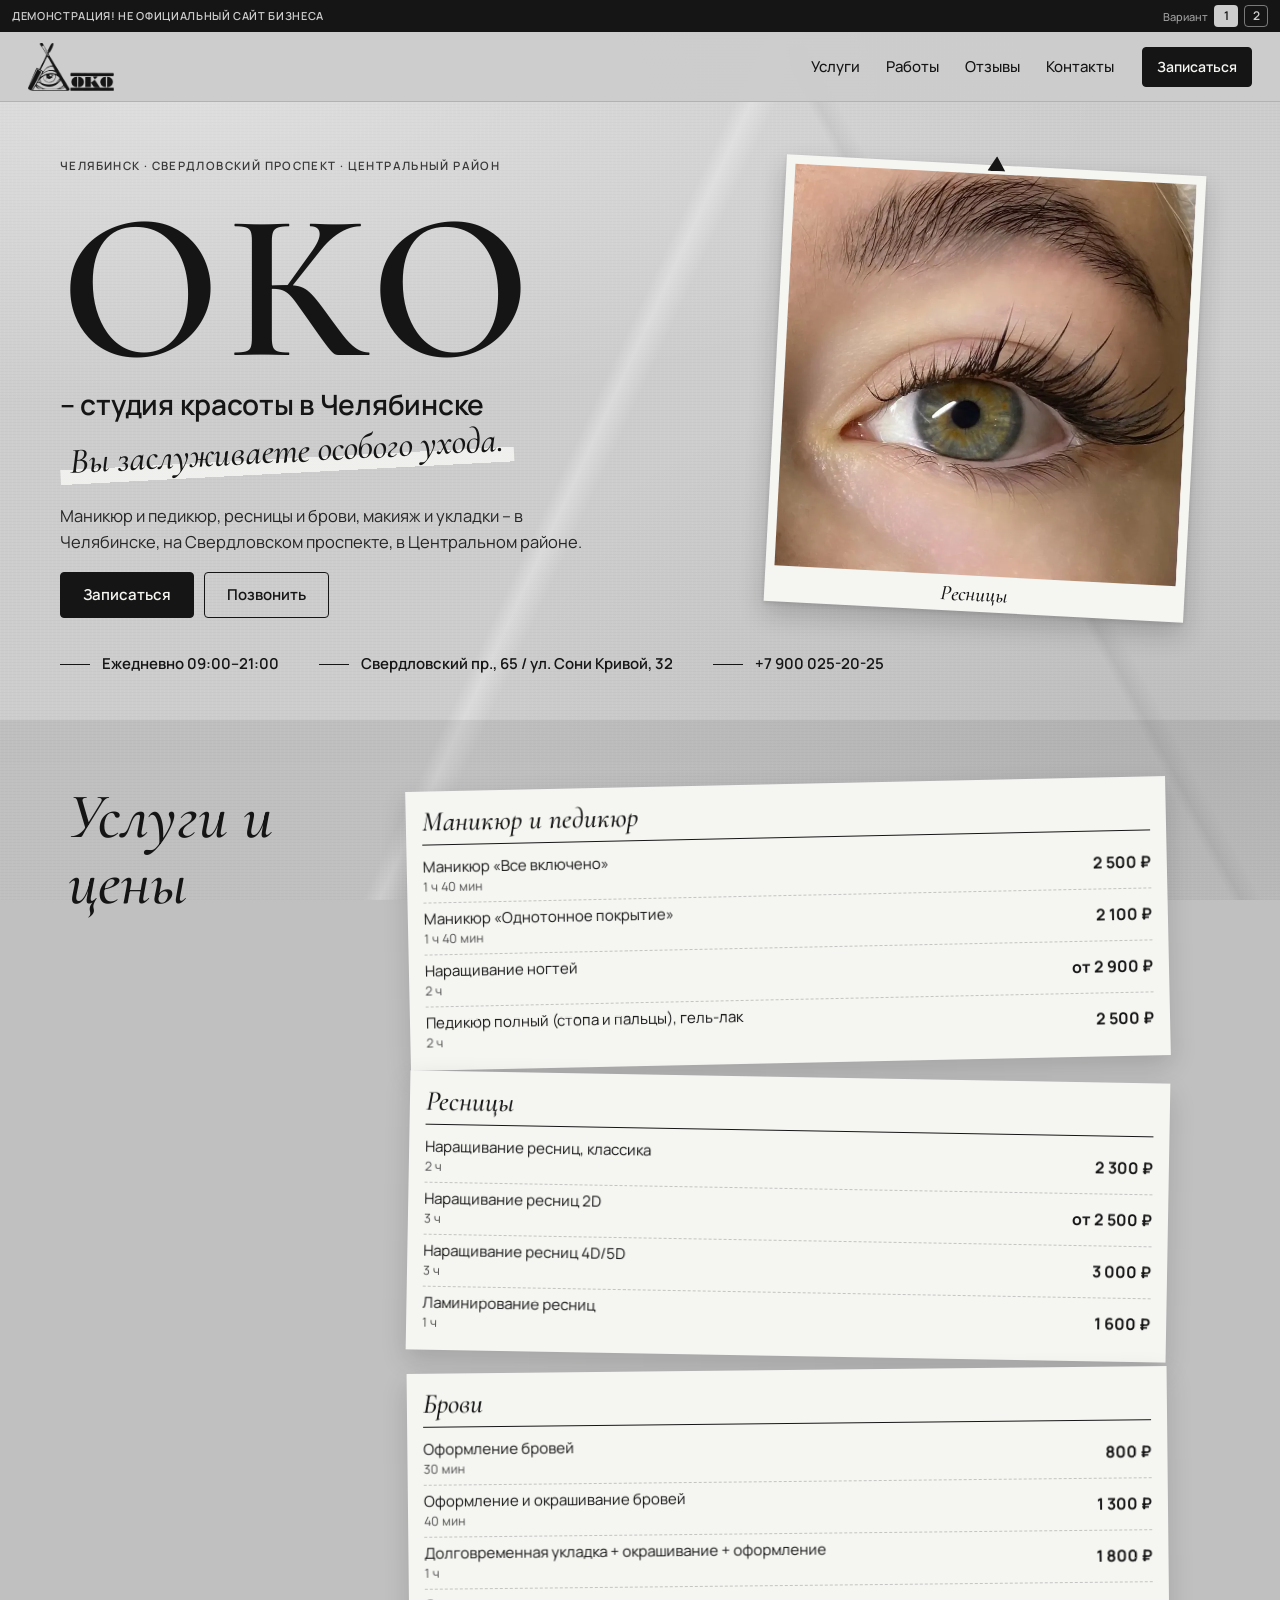
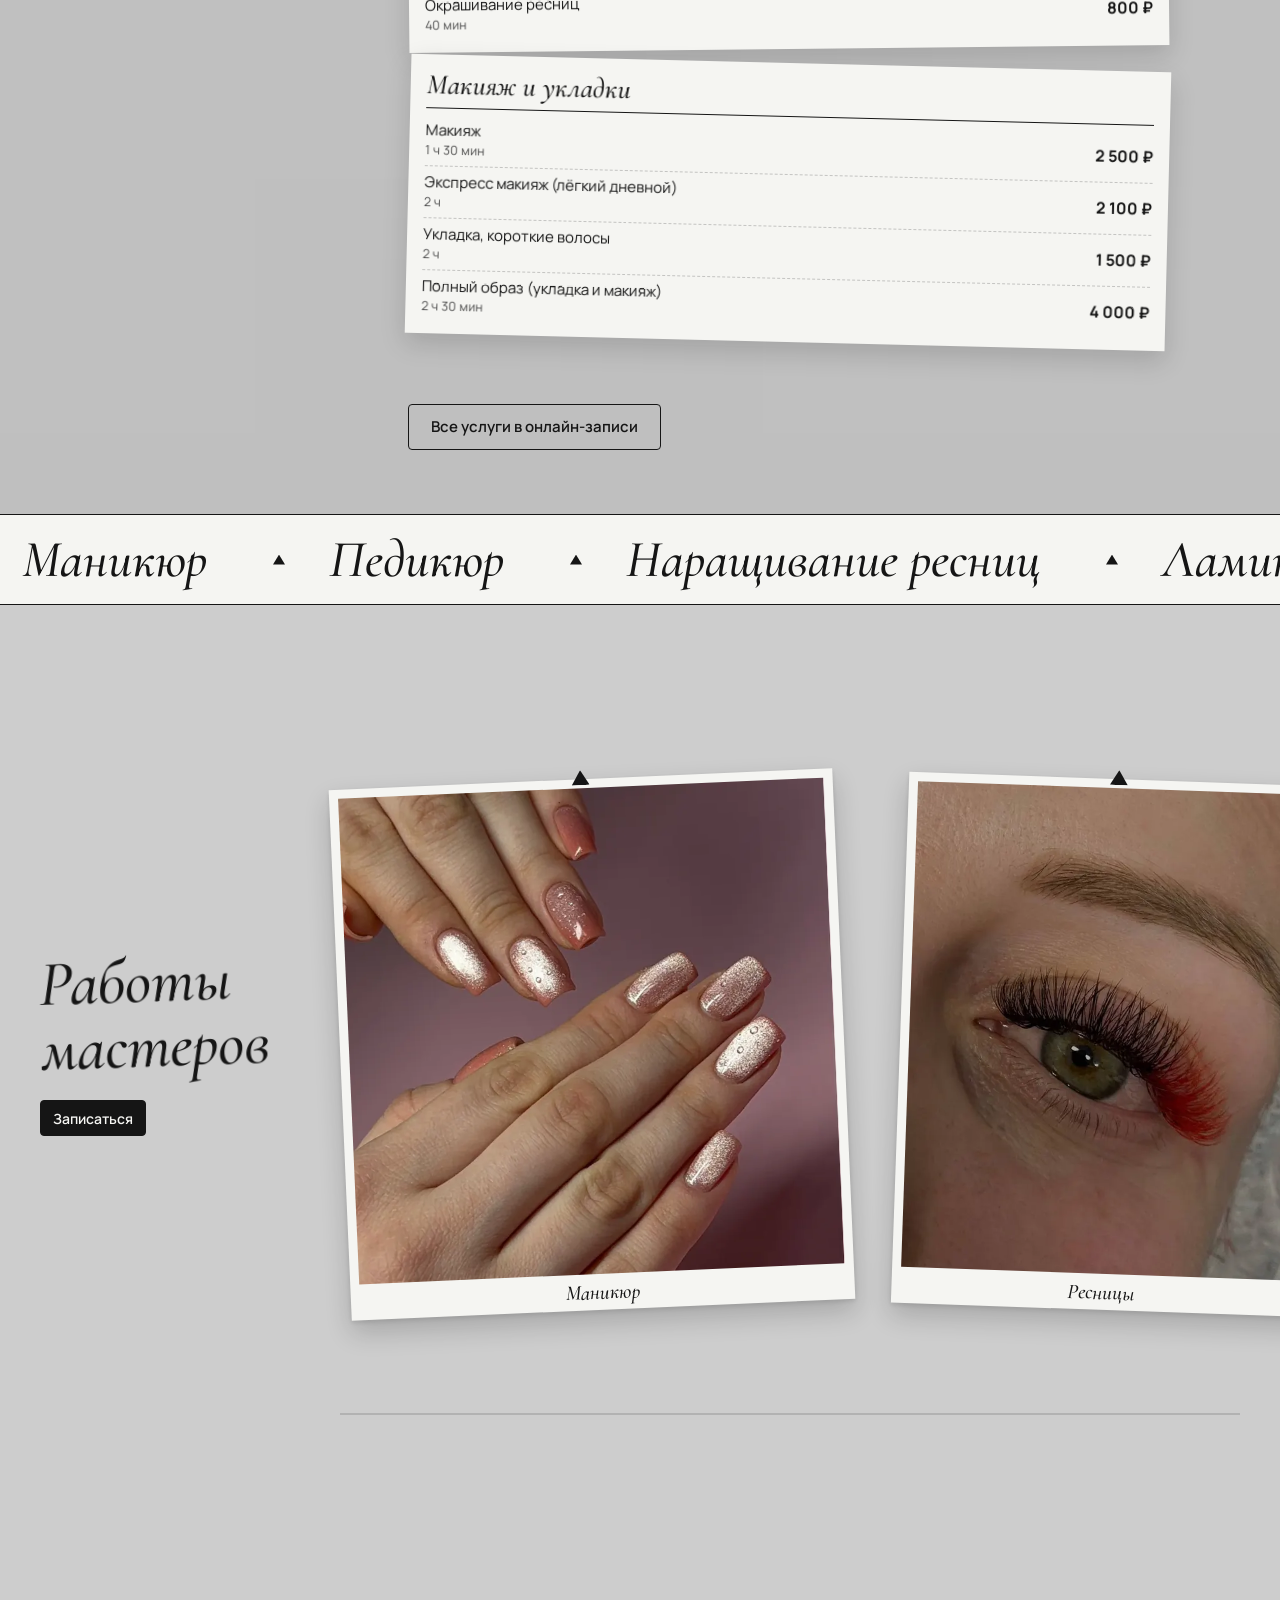
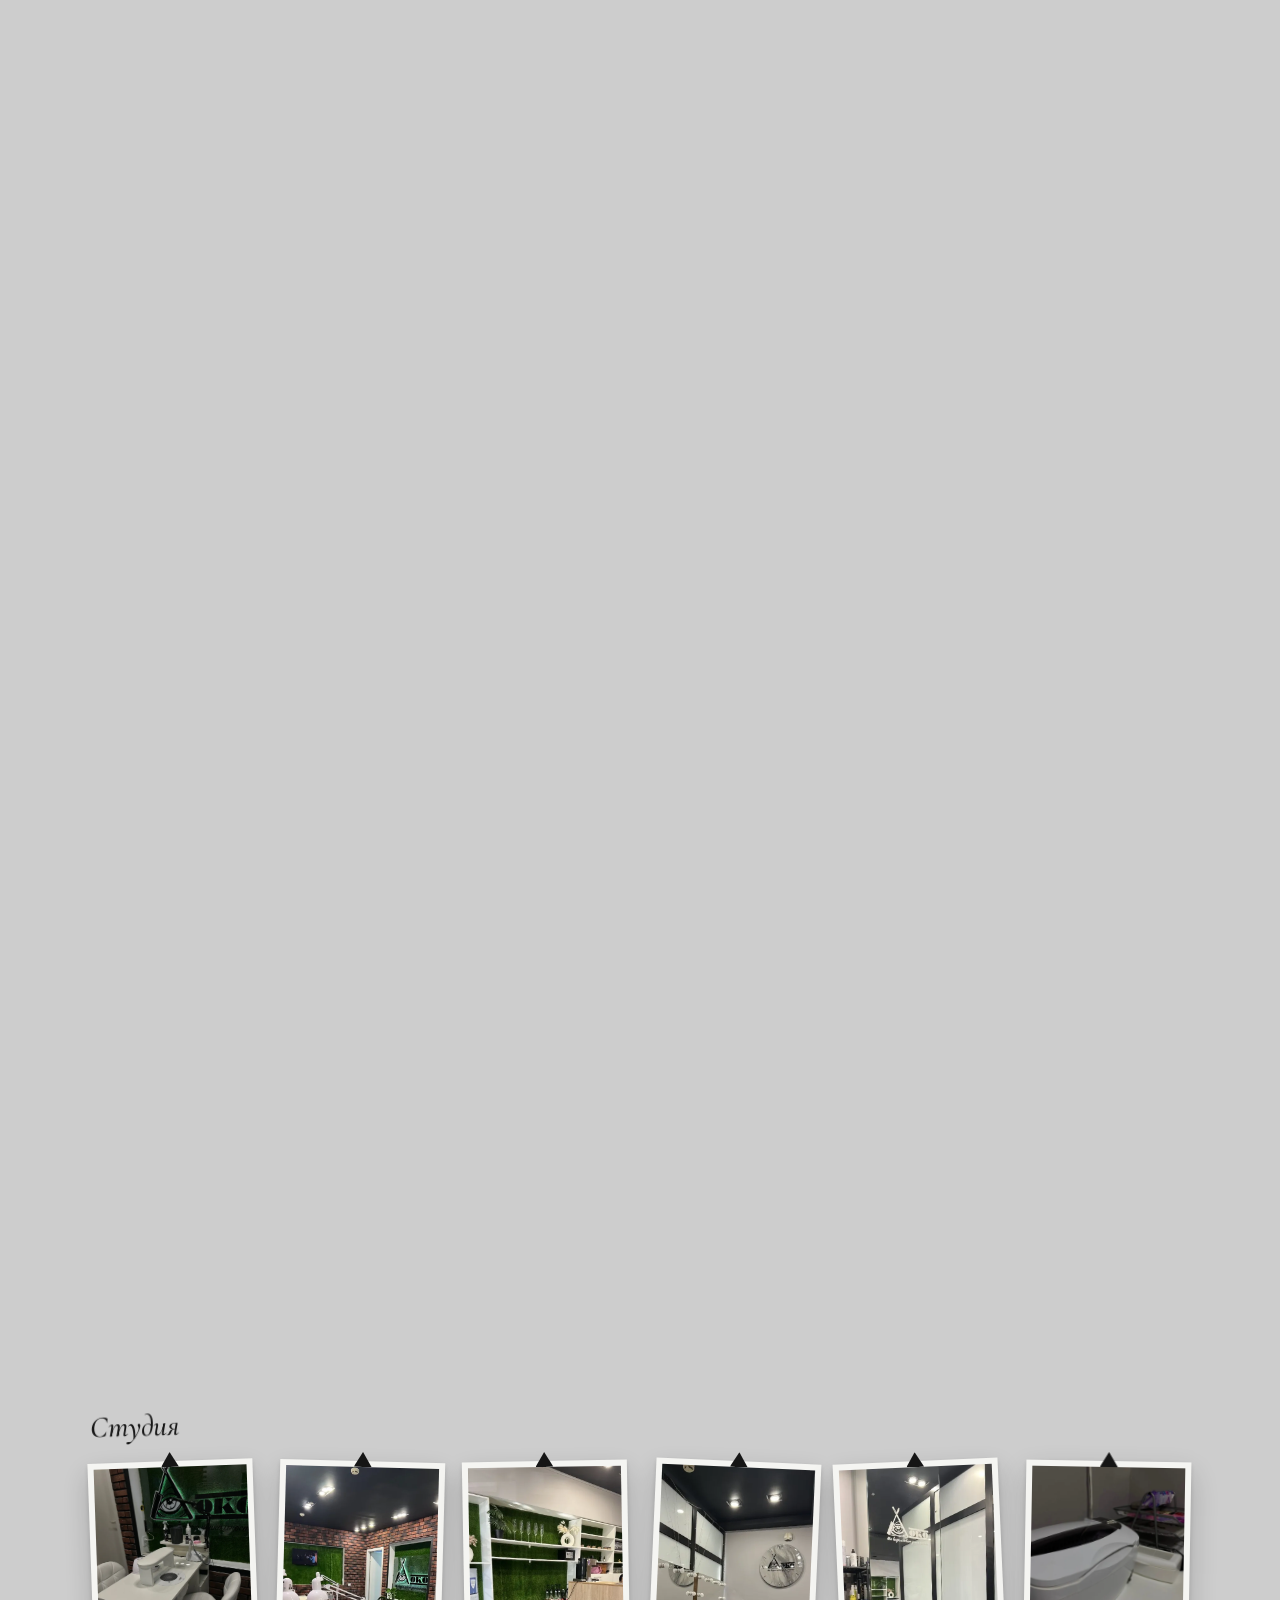
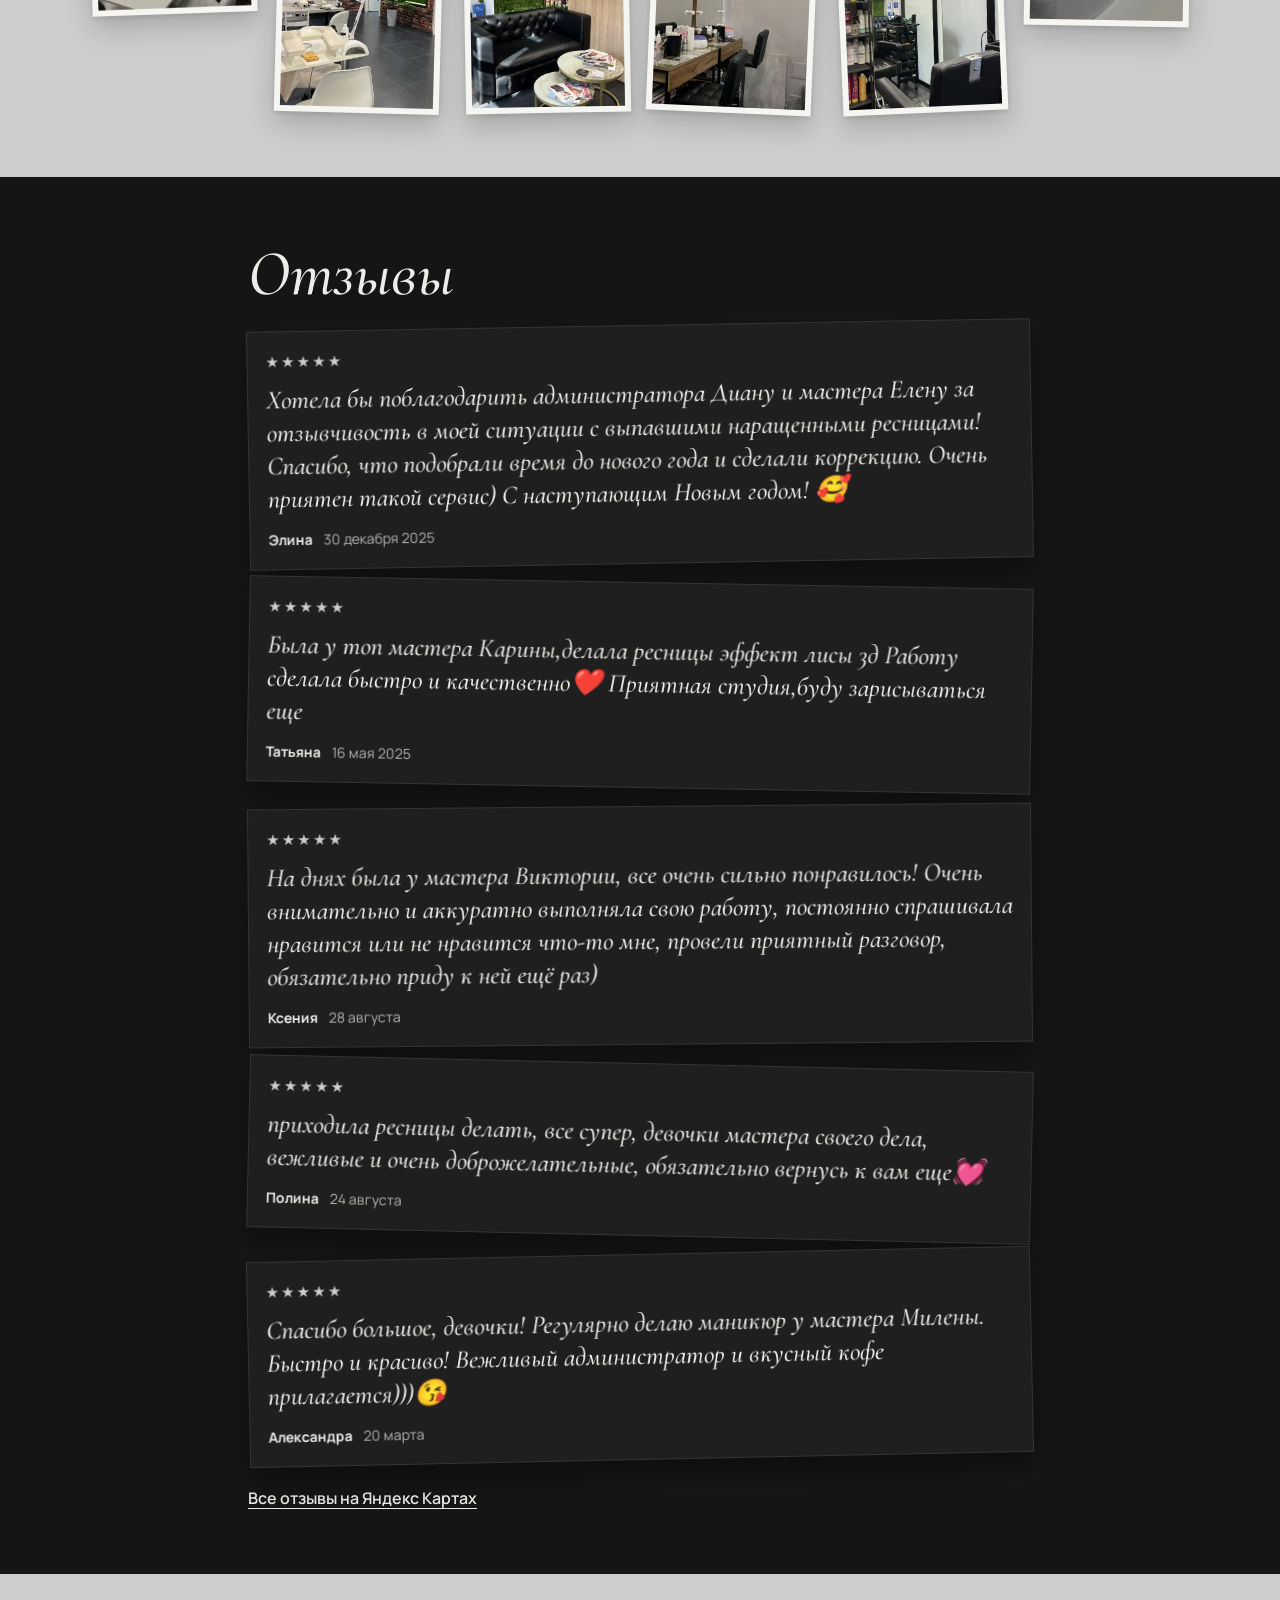
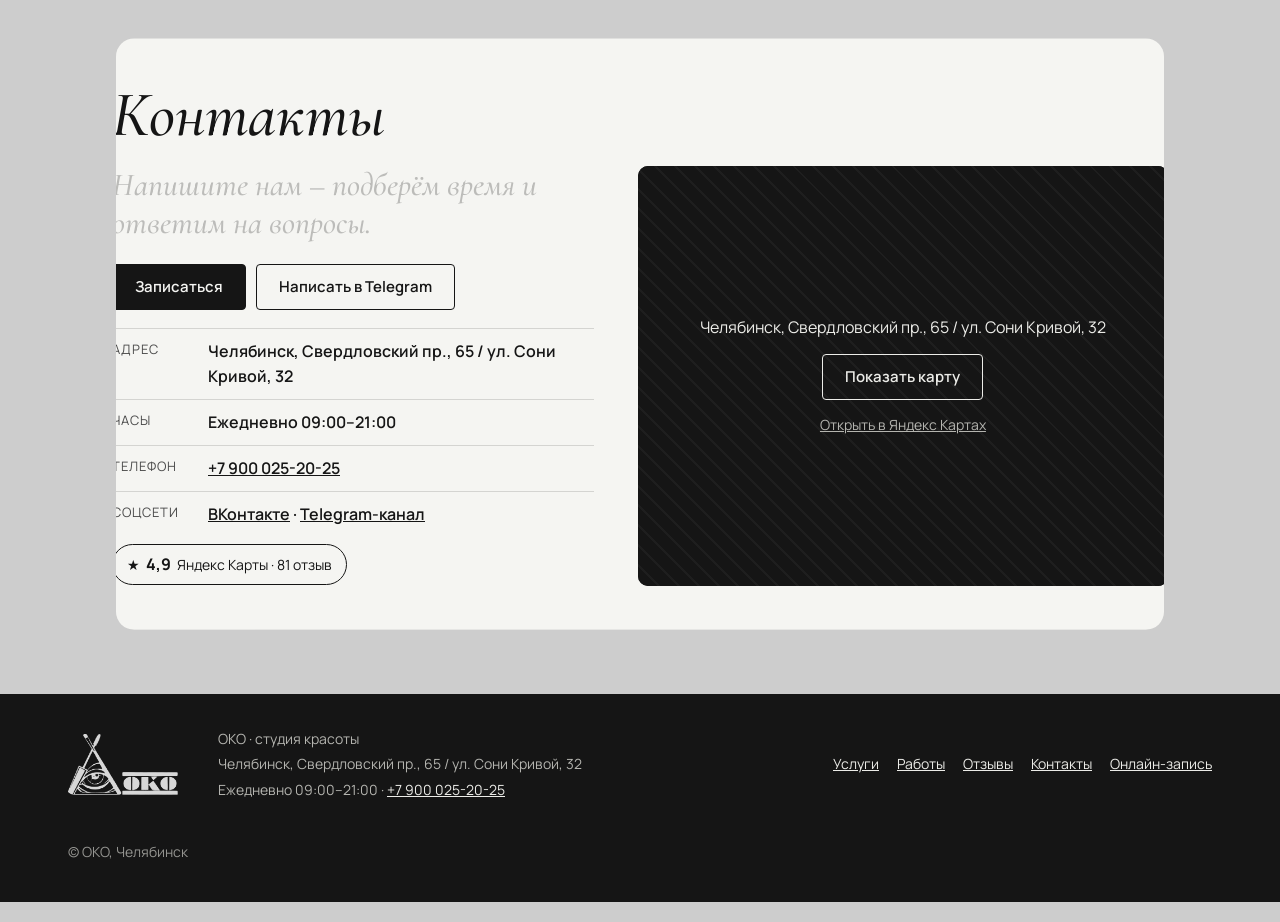
<file: index.html>
<!doctype html>
<html lang="ru">
<head>
<meta charset="utf-8">
<meta name="viewport" content="width=device-width, initial-scale=1.0">
<meta name="robots" content="noindex, nofollow">
<title>ОКО · студия красоты в Челябинске</title>
<meta name="description" content="ОКО · студия красоты в Челябинске на Свердловском проспекте: маникюр и педикюр, наращивание и ламинирование ресниц, брови, макияж и укладки. Онлайн-запись.">
<meta name="theme-color" content="#151515">

<link rel="icon" sizes="any" href="logos/favicon.ico">
<link rel="icon" type="image/png" sizes="32x32" href="logos/favicon-32x32.png">
<link rel="apple-touch-icon" sizes="180x180" href="logos/apple-touch-icon.png">
<link rel="preload" href="fonts/cg-i500.woff2" as="font" type="font/woff2" crossorigin>
<link rel="preload" href="fonts/manrope-var.woff2" as="font" type="font/woff2" crossorigin>
<link rel="stylesheet" href="css/fonts.css">
<link rel="stylesheet" href="css/styles.css">
<script>(function(h){if(window.matchMedia&&matchMedia('(prefers-reduced-motion: no-preference)').matches){h.classList.add('m-on');setTimeout(function(){if(!h.classList.contains('m-ready'))h.classList.remove('m-on')},2500)}})(document.documentElement)</script>
</head>
<body>
<a class="skip" href="#main">К содержанию</a>
<div class="spot" aria-hidden="true"></div>

<div class="top">
  <div class="strip">
    <p class="strip-t">ДЕМОНСТРАЦИЯ! НЕ ОФИЦИАЛЬНЫЙ САЙТ БИЗНЕСА</p>
    <nav class="switch" aria-label="Варианты сайта">
      <span class="switch-l">Вариант</span>
      <a href="index.html" aria-current="page" aria-label="Вариант 1">1</a>
      <a href="v2/index.html" aria-label="Вариант 2">2</a>
    </nav>
  </div>
  <header class="head">
    <a class="brand" href="#top" aria-label="ОКО, в начало страницы"><img src="logos/logo.png" width="392" height="218" alt="ОКО"></a>
    <nav class="nav" id="nav" aria-label="Разделы">
      <a href="#services">Услуги</a>
      <a href="#works">Работы</a>
      <a href="#reviews">Отзывы</a>
      <a href="#contacts">Контакты</a>
    </nav>
    <a class="btn btn-head" href="https://dikidi.net/1242574" target="_blank" rel="noopener">Записаться</a>
    <button class="burger burger-btn" type="button" aria-expanded="false" aria-controls="nav"><span class="bl" aria-hidden="true"></span><span class="sr">Меню</span></button>
    <a class="burger burger-a" href="#foot-nav"><span class="bl" aria-hidden="true"></span><span class="sr">Меню</span></a>
  </header>
</div>
<div class="top-sp" aria-hidden="true"></div>

<main id="main">
  <section class="hero" id="top" aria-labelledby="h1">
    <div class="hero-text">
      <p class="brow" data-rv data-hd="0">Челябинск · Свердловский проспект · Центральный район</p>
      <h1 id="h1" class="h1" data-words data-rv data-hd="0"><span class="h1-big">ОКО</span> <span class="h1-sub">–&nbsp;студия красоты в Челябинске</span></h1>
      <p class="note" data-rv data-hd="500">Вы заслуживаете особого ухода.</p>
      <p class="lead">Маникюр и педикюр, ресницы и брови, макияж и укладки – в Челябинске, на Свердловском проспекте, в Центральном районе.</p>
      <div class="cta">
        <a class="btn" href="https://dikidi.net/1242574" target="_blank" rel="noopener">Записаться</a>
        <a class="btn btn-ghost" href="tel:+79000252025">Позвонить</a>
      </div>
    </div>
    <figure class="hero-pol pol" style="--r:3deg" data-rv data-hd="200">
      <div class="pol-in" data-tilt>
        <span class="pin" aria-hidden="true"></span>
        <img src="img/work-04-lash-wispy.webp" width="800" height="800" alt="Наращенные ресницы с эффектом мокрых лучей, крупный план глаза" fetchpriority="high">
        <figcaption>Ресницы</figcaption>
      </div>
    </figure>
    <ul class="facts" data-stagger>
      <li data-rv data-hd="200"><span class="ln" aria-hidden="true"></span>Ежедневно 09:00–21:00</li>
      <li data-rv data-hd="240"><span class="ln" aria-hidden="true"></span>Свердловский пр., 65 / ул. Сони Кривой, 32</li>
      <li data-rv data-hd="280"><span class="ln" aria-hidden="true"></span><a href="tel:+79000252025">+7 900 025-20-25</a></li>
    </ul>
  </section>

  <section class="sec services" id="services" data-tone aria-labelledby="h-services">
    <div class="wrap">
      <h2 id="h-services" class="h2" data-words data-rv>Услуги и цены</h2>
      <div class="stack">
        <article class="card" style="--i:0;--r:-1.2deg">
          <h3>Маникюр и педикюр</h3>
          <ul class="price">
            <li><span class="n">Маникюр «Все включено»</span><span class="t">1 ч 40 мин</span><span class="p">2 500 ₽</span></li>
            <li><span class="n">Маникюр «Однотонное покрытие»</span><span class="t">1 ч 40 мин</span><span class="p">2 100 ₽</span></li>
            <li><span class="n">Наращивание ногтей</span><span class="t">2 ч</span><span class="p">от 2 900 ₽</span></li>
            <li><span class="n">Педикюр полный (стопа и пальцы), гель-лак</span><span class="t">2 ч</span><span class="p">2 500 ₽</span></li>
          </ul>
        </article>
        <article class="card" style="--i:1;--r:1deg">
          <h3>Ресницы</h3>
          <ul class="price">
            <li><span class="n">Наращивание ресниц, классика</span><span class="t">2 ч</span><span class="p">2 300 ₽</span></li>
            <li><span class="n">Наращивание ресниц 2D</span><span class="t">3 ч</span><span class="p">от 2 500 ₽</span></li>
            <li><span class="n">Наращивание ресниц 4D/5D</span><span class="t">3 ч</span><span class="p">3 000 ₽</span></li>
            <li><span class="n">Ламинирование ресниц</span><span class="t">1 ч</span><span class="p">1 600 ₽</span></li>
          </ul>
        </article>
        <article class="card" style="--i:2;--r:-.6deg">
          <h3>Брови</h3>
          <ul class="price">
            <li><span class="n">Оформление бровей</span><span class="t">30 мин</span><span class="p">800 ₽</span></li>
            <li><span class="n">Оформление и окрашивание бровей</span><span class="t">40 мин</span><span class="p">1 300 ₽</span></li>
            <li><span class="n">Долговременная укладка + окрашивание + оформление</span><span class="t">1 ч</span><span class="p">1 800 ₽</span></li>
            <li><span class="n">Окрашивание ресниц</span><span class="t">40 мин</span><span class="p">800 ₽</span></li>
          </ul>
        </article>
        <article class="card" style="--i:3;--r:1.4deg">
          <h3>Макияж и укладки</h3>
          <ul class="price">
            <li><span class="n">Макияж</span><span class="t">1 ч 30 мин</span><span class="p">2 500 ₽</span></li>
            <li><span class="n">Экспресс макияж (лёгкий дневной)</span><span class="t">2 ч</span><span class="p">2 100 ₽</span></li>
            <li><span class="n">Укладка, короткие волосы</span><span class="t">2 ч</span><span class="p">1 500 ₽</span></li>
            <li><span class="n">Полный образ (укладка и макияж)</span><span class="t">2 ч 30 мин</span><span class="p">4 000 ₽</span></li>
          </ul>
        </article>
      </div>
      <p class="more"><a class="btn btn-ghost" href="https://dikidi.net/1242574" target="_blank" rel="noopener">Все услуги в онлайн-записи</a></p>
    </div>
  </section>

  <div class="run">
    <p class="sr">Маникюр, педикюр, наращивание ресниц, ламинирование ресниц, брови, макияж, укладки</p>
    <div class="run-in" aria-hidden="true">
      <span>Маникюр</span><span>Педикюр</span><span>Наращивание ресниц</span><span>Ламинирование ресниц</span><span>Брови</span><span>Макияж</span><span>Укладки</span>
      <span>Маникюр</span><span>Педикюр</span><span>Наращивание ресниц</span><span>Ламинирование ресниц</span><span>Брови</span><span>Макияж</span><span>Укладки</span>
    </div>
  </div>

  <section class="sec works" id="works" data-lane="3.5" aria-labelledby="h-works">
    <div class="lane-wrap">
      <div class="lane-pin">
        <div class="w-note">
          <h2 id="h-works" class="h2 h2-note" data-words data-rv>Работы мастеров</h2>
          <a class="btn btn-sm" href="https://dikidi.net/1242574" target="_blank" rel="noopener">Записаться</a>
        </div>
        <div class="lane-view">
          <div class="lane-track">
            <figure class="pol" style="--r:-2.5deg;--i:0" data-rv data-pin><div class="pol-in"><span class="pin" aria-hidden="true"></span><img src="img/work-01-manicure-pink-chrome.webp" width="760" height="760" loading="lazy" alt="Нюдовый маникюр с розовым хромом на обеих руках"><figcaption>Маникюр</figcaption></div></figure>
            <figure class="pol" style="--r:2deg;--i:1" data-rv data-pin><div class="pol-in"><span class="pin" aria-hidden="true"></span><img src="img/work-08-lash-color-accent.webp" width="628" height="760" loading="lazy" alt="Наращенные ресницы с красным акцентом во внешнем уголке"><figcaption>Ресницы</figcaption></div></figure>
            <figure class="pol" style="--r:-1.5deg;--i:2" data-rv data-pin><div class="pol-in"><span class="pin" aria-hidden="true"></span><img src="img/work-12-makeup-curls.webp" width="750" height="1000" loading="lazy" alt="Макияж со стрелками и голливудские локоны"><figcaption>Макияж</figcaption></div></figure>
            <figure class="pol" style="--r:3deg;--i:3" data-rv data-pin><div class="pol-in"><span class="pin" aria-hidden="true"></span><img src="img/work-02-nail-extensions-ombre.webp" width="760" height="760" loading="lazy" alt="Наращенные ногти, молочно-голубой омбре с блёстками у кутикулы"><figcaption>Наращивание</figcaption></div></figure>
            <figure class="pol" style="--r:-3deg;--i:4" data-rv data-pin><div class="pol-in"><span class="pin" aria-hidden="true"></span><img src="img/work-06-brow.webp" width="758" height="760" loading="lazy" alt="Брови после долговременной укладки"><figcaption>Брови</figcaption></div></figure>
            <figure class="pol" style="--r:1.5deg;--i:5" data-rv data-pin><div class="pol-in"><span class="pin" aria-hidden="true"></span><img src="img/work-09-hair-updo.webp" width="544" height="760" loading="lazy" alt="Высокая укладка, вид сзади"><figcaption>Укладка</figcaption></div></figure>
            <figure class="pol" style="--r:-2deg;--i:6" data-rv data-pin><div class="pol-in"><span class="pin" aria-hidden="true"></span><img src="img/work-03-pedicure-pink.webp" width="760" height="760" loading="lazy" alt="Педикюр с ярко-розовым гель-лаком"><figcaption>Педикюр</figcaption></div></figure>
            <figure class="pol" style="--r:2.5deg;--i:7" data-rv data-pin><div class="pol-in"><span class="pin" aria-hidden="true"></span><img src="img/work-05-lash-volume.webp" width="759" height="760" loading="lazy" alt="Объёмное наращивание ресниц"><figcaption>Ресницы</figcaption></div></figure>
            <figure class="pol" style="--r:-1deg;--i:8" data-rv data-pin><div class="pol-in"><span class="pin" aria-hidden="true"></span><img src="img/work-10-makeup-evening.webp" width="520" height="760" loading="lazy" alt="Вечерний макияж, портрет вполоборота"><figcaption>Макияж</figcaption></div></figure>
            <figure class="pol" style="--r:3.5deg;--i:9" data-rv data-pin><div class="pol-in"><span class="pin" aria-hidden="true"></span><img src="img/work-07-hair-color-refresh.webp" width="760" height="760" loading="lazy" alt="Волосы до и после обновления цвета"><figcaption>Волосы</figcaption></div></figure>
            <figure class="pol" style="--r:-2.5deg;--i:10" data-rv data-pin><div class="pol-in"><span class="pin" aria-hidden="true"></span><img src="img/work-11-hair-keratin.webp" width="570" height="760" loading="lazy" alt="Гладкие прямые волосы медного оттенка, вид со спины"><figcaption>Волосы</figcaption></div></figure>
          </div>
        </div>
        <div class="lane-bar" aria-hidden="true"><i></i></div>
      </div>
    </div>
    <div class="studio">
      <h3 class="h3-note">Студия</h3>
      <div class="studio-grid">
        <figure class="pol pol-s" style="--r:-2deg;--i:0" data-rv data-pin><div class="pol-in"><span class="pin" aria-hidden="true"></span><img src="img/interior-01-station.webp" width="760" height="698" loading="lazy" alt="Маникюрный стол у стены с зелёным мхом и вывеской ОКО"></div></figure>
        <figure class="pol pol-s" style="--r:1.5deg;--i:1" data-rv data-pin><div class="pol-in"><span class="pin" aria-hidden="true"></span><img src="img/interior-03-manicure-hall.webp" width="484" height="760" loading="lazy" alt="Маникюрный зал: кирпичная стена, белые кресла"></div></figure>
        <figure class="pol pol-s" style="--r:-1deg;--i:2" data-rv data-pin><div class="pol-in"><span class="pin" aria-hidden="true"></span><img src="img/interior-04-lounge.webp" width="484" height="760" loading="lazy" alt="Зона ожидания с чёрным диваном и столиками"></div></figure>
        <figure class="pol pol-s" style="--r:2.5deg;--i:3" data-rv data-pin><div class="pol-in"><span class="pin" aria-hidden="true"></span><img src="img/interior-05-makeup-vanity.webp" width="484" height="760" loading="lazy" alt="Столик визажиста с зеркалом и лампами"></div></figure>
        <figure class="pol pol-s" style="--r:-2.5deg;--i:4" data-rv data-pin><div class="pol-in"><span class="pin" aria-hidden="true"></span><img src="img/interior-06-hair-zone.webp" width="484" height="760" loading="lazy" alt="Чёрное кресло у зеркала и полки с уходовыми средствами"></div></figure>
        <figure class="pol pol-s" style="--r:1deg;--i:5" data-rv data-pin><div class="pol-in"><span class="pin" aria-hidden="true"></span><img src="img/interior-02-sterilizer.webp" width="758" height="760" loading="lazy" alt="Оборудование в кабинете"></div></figure>
      </div>
    </div>
  </section>

  <section class="sec reviews" id="reviews" aria-labelledby="h-reviews">
    <div class="wrap">
      <h2 id="h-reviews" class="h2" data-words data-rv>Отзывы</h2>
      <div class="stack rstack">
        <figure class="rv" style="--i:0;--r:-1deg">
          <p class="stars" role="img" aria-label="Оценка 5 из 5">★★★★★</p>
          <blockquote><p>Хотела бы поблагодарить администратора Диану и мастера Елену за отзывчивость в моей ситуации с выпавшими наращенными ресницами! Спасибо, что подобрали время до нового года и сделали коррекцию. Очень приятен такой сервис) С наступающим Новым годом! 🥰</p></blockquote>
          <figcaption><span class="who">Элина</span> <time datetime="2025-12-30">30 декабря 2025</time></figcaption>
        </figure>
        <figure class="rv" style="--i:1;--r:1deg">
          <p class="stars" role="img" aria-label="Оценка 5 из 5">★★★★★</p>
          <blockquote><p>Была у топ мастера Карины,делала ресницы эффект лисы 3д Работу сделала быстро и качественно❤️ Приятная студия,буду зарисываться еще</p></blockquote>
          <figcaption><span class="who">Татьяна</span> <time datetime="2025-05-16">16 мая 2025</time></figcaption>
        </figure>
        <figure class="rv" style="--i:2;--r:-.5deg">
          <p class="stars" role="img" aria-label="Оценка 5 из 5">★★★★★</p>
          <blockquote><p>На днях была у мастера Виктории, все очень сильно понравилось! Очень внимательно и аккуратно выполняла свою работу, постоянно спрашивала нравится или не нравится что-то мне, провели приятный разговор, обязательно приду к ней ещё раз)</p></blockquote>
          <figcaption><span class="who">Ксения</span> <time>28 августа</time></figcaption>
        </figure>
        <figure class="rv" style="--i:3;--r:1.3deg">
          <p class="stars" role="img" aria-label="Оценка 5 из 5">★★★★★</p>
          <blockquote><p>приходила ресницы делать, все супер, девочки мастера своего дела, вежливые и очень доброжелательные, обязательно вернусь к вам еще💓</p></blockquote>
          <figcaption><span class="who">Полина</span> <time>24 августа</time></figcaption>
        </figure>
        <figure class="rv" style="--i:4;--r:-1.2deg">
          <p class="stars" role="img" aria-label="Оценка 5 из 5">★★★★★</p>
          <blockquote><p>Спасибо большое, девочки! Регулярно делаю маникюр у мастера Милены. Быстро и красиво! Вежливый администратор и вкусный кофе прилагается)))😘</p></blockquote>
          <figcaption><span class="who">Александра</span> <time>20 марта</time></figcaption>
        </figure>
      </div>
      <p class="all"><a href="https://yandex.com/maps/org/oko/233014351166/reviews/" target="_blank" rel="noopener">Все отзывы на Яндекс Картах</a></p>
    </div>
  </section>

  <section class="sec contacts" id="contacts" aria-labelledby="h-contacts">
    <div class="wrap">
      <div class="panel" data-panel>
        <h2 id="h-contacts" class="h2" data-words data-rv>Контакты</h2>
        <div class="c-grid">
          <div class="c-info">
            <p class="c-line" data-lit>Напишите нам – подберём время и ответим на вопросы.</p>
            <div class="cta">
              <a class="btn" href="https://dikidi.net/1242574" target="_blank" rel="noopener">Записаться</a>
              <a class="btn btn-ghost" href="https://t.me/Oko_style74" target="_blank" rel="noopener">Написать в Telegram</a>
            </div>
            <dl class="dl">
              <div><dt>Адрес</dt><dd>Челябинск, Свердловский пр., 65 / ул. Сони Кривой, 32</dd></div>
              <div><dt>Часы</dt><dd>Ежедневно 09:00–21:00</dd></div>
              <div><dt>Телефон</dt><dd><a href="tel:+79000252025">+7 900 025-20-25</a></dd></div>
              <div><dt>Соцсети</dt><dd><a href="https://vk.ru/okochelyabinsk" target="_blank" rel="noopener">ВКонтакте</a> · <a href="https://t.me/okochelyabinsk74" target="_blank" rel="noopener">Telegram-канал</a></dd></div>
            </dl>
            <a class="badge" href="https://yandex.com/maps/org/oko/233014351166/reviews/" target="_blank" rel="noopener"><span class="b-s" aria-hidden="true">★</span> <b>4,9</b> <span>Яндекс Карты · 81 отзыв</span></a>
          </div>
          <div class="map">
            <div class="map-ph">
              <p>Челябинск, Свердловский пр., 65 / ул. Сони Кривой, 32</p>
              <button class="btn btn-ghost" type="button" data-map="https://yandex.ru/map-widget/v1/?ll=61.389618%2C55.158231&amp;mode=search&amp;oid=233014351166&amp;ol=biz&amp;z=17" data-title="ОКО на Яндекс Картах">Показать карту</button>
              <a class="map-a" href="https://yandex.com/maps/org/oko/233014351166/" target="_blank" rel="noopener">Открыть в Яндекс Картах</a>
            </div>
          </div>
        </div>
      </div>
    </div>
  </section>
</main>

<footer class="foot">
  <div class="wrap foot-in">
    <img class="foot-logo" src="logos/logo.png" width="392" height="218" alt="ОКО" loading="lazy">
    <div>
      <p>ОКО · студия красоты</p>
      <p>Челябинск, Свердловский пр., 65 / ул. Сони Кривой, 32</p>
      <p>Ежедневно 09:00–21:00 · <a href="tel:+79000252025">+7 900 025-20-25</a></p>
    </div>
    <nav id="foot-nav" class="foot-nav" aria-label="Разделы в подвале">
      <a href="#services">Услуги</a>
      <a href="#works">Работы</a>
      <a href="#reviews">Отзывы</a>
      <a href="#contacts">Контакты</a>
      <a href="https://dikidi.net/1242574" target="_blank" rel="noopener">Онлайн-запись</a>
    </nav>
    <p class="copy">© ОКО, Челябинск</p>
  </div>
</footer>
<script src="js/engine.js" defer></script>
</body>
</html>
</file>
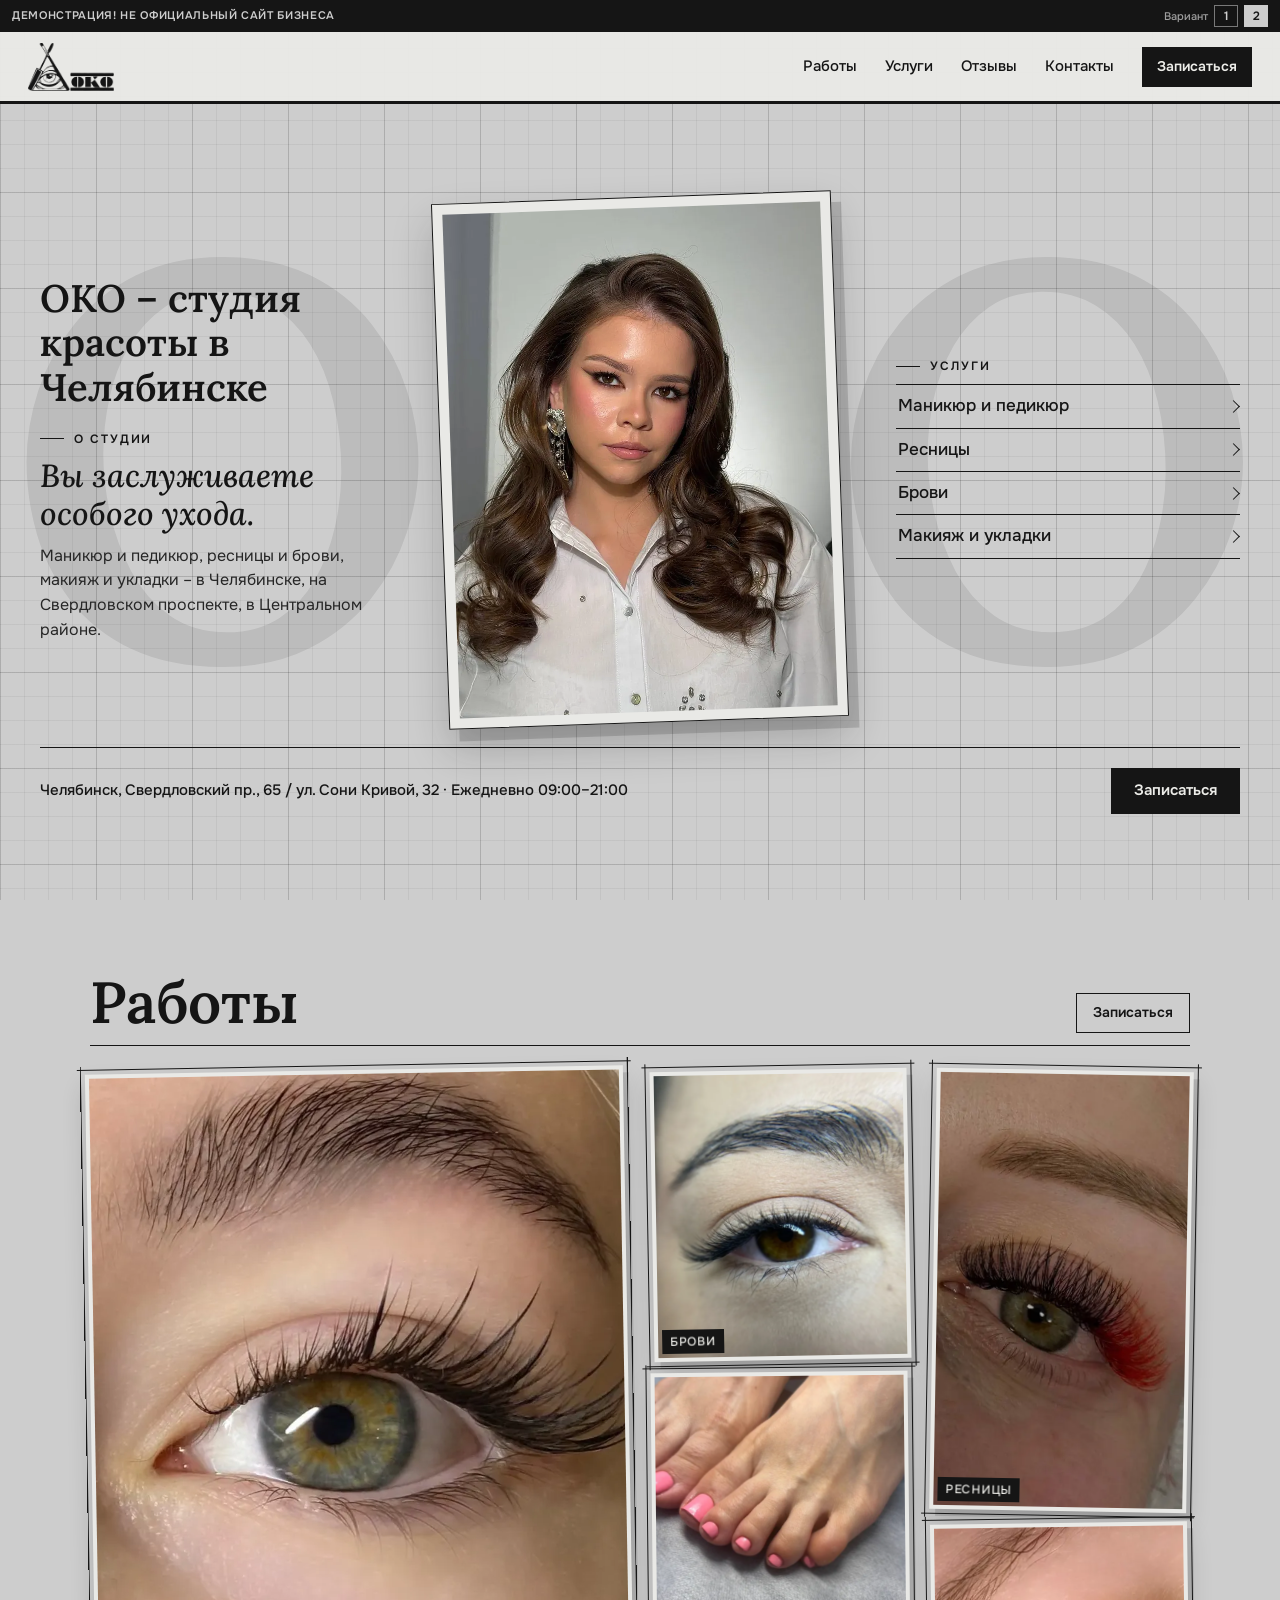
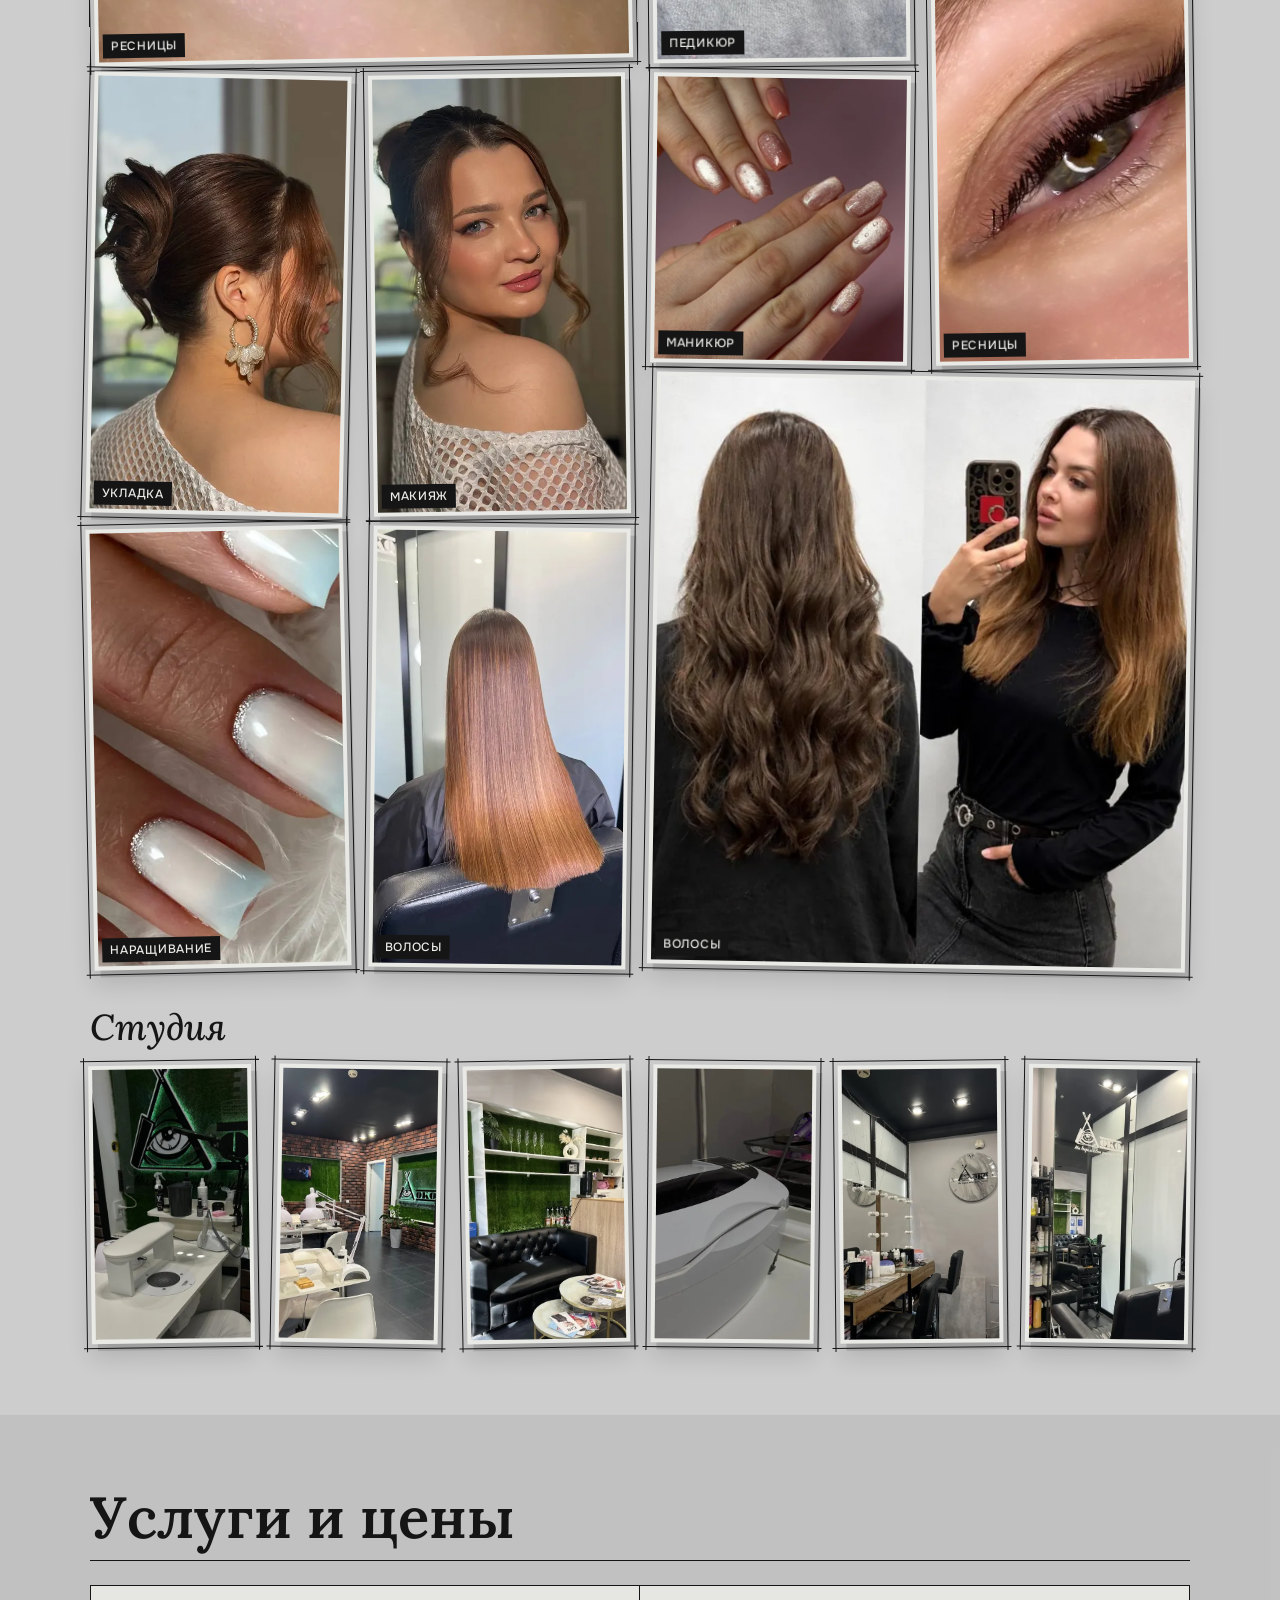
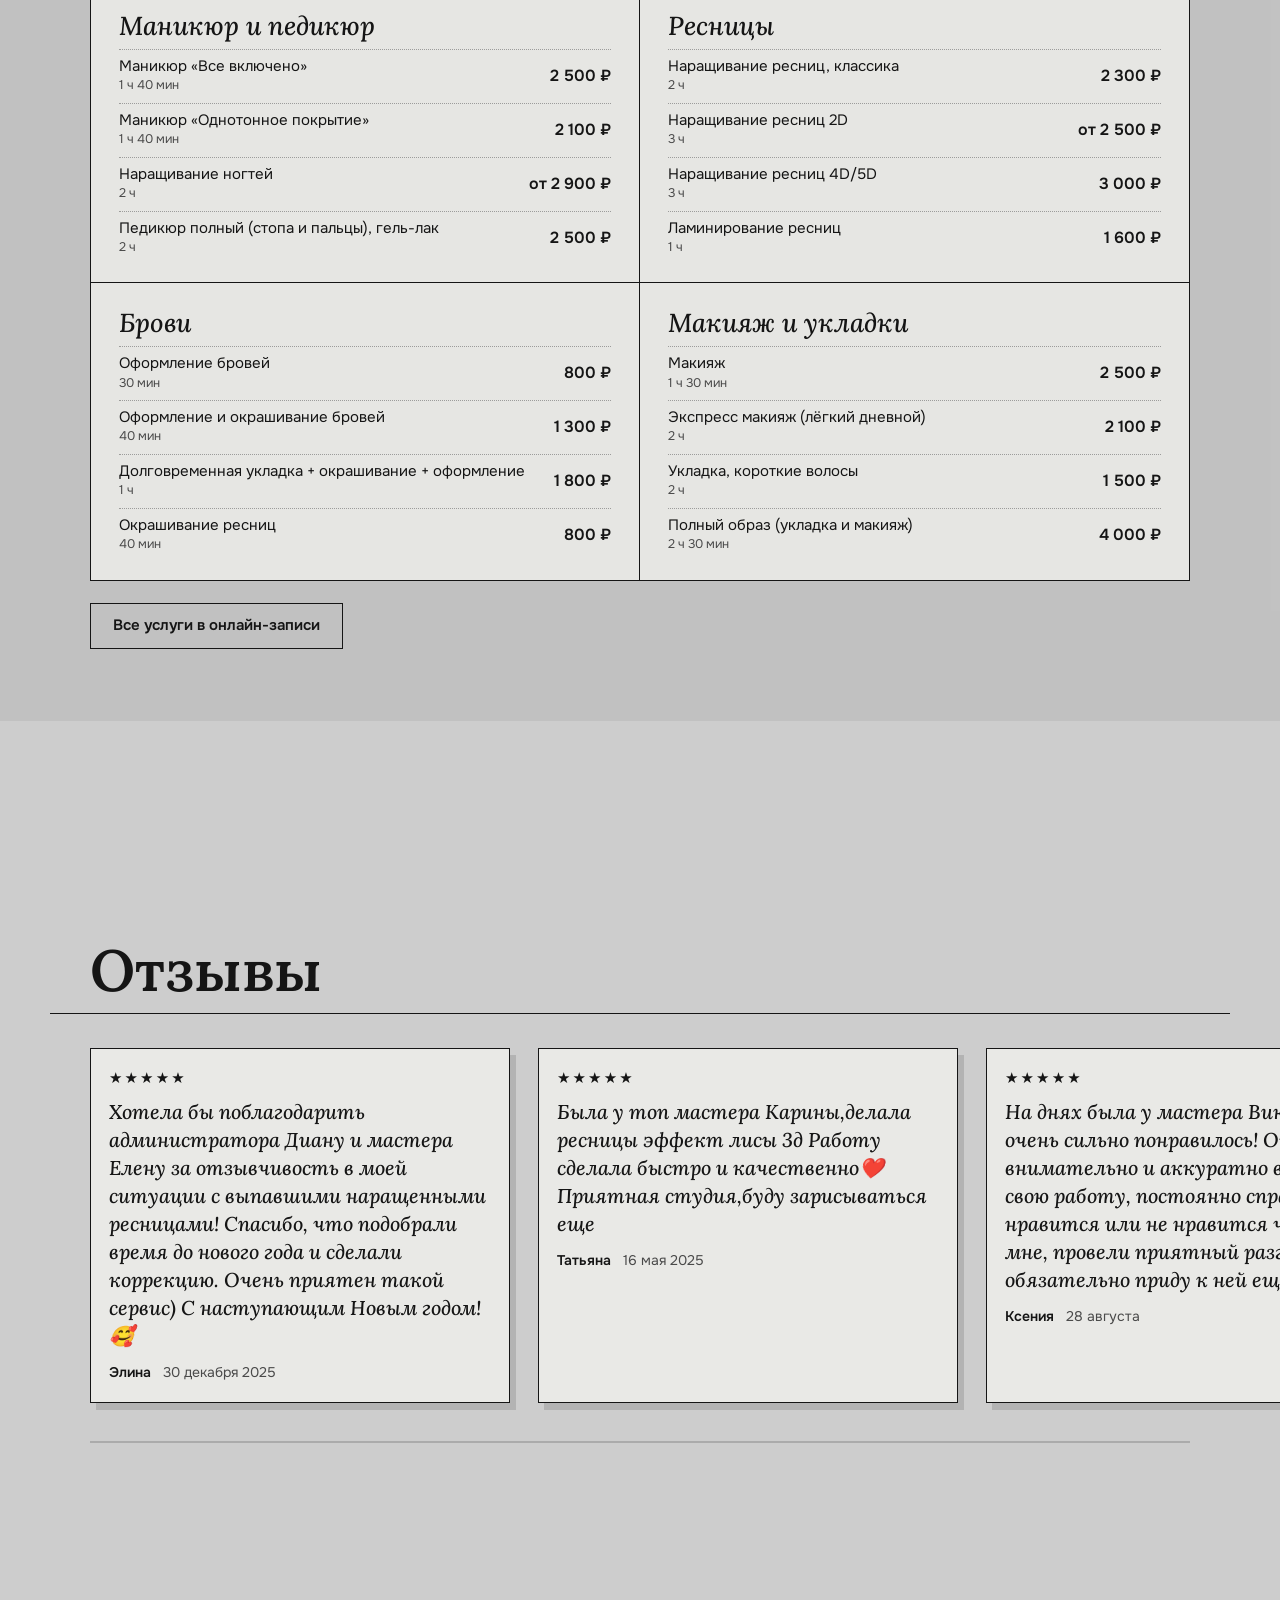
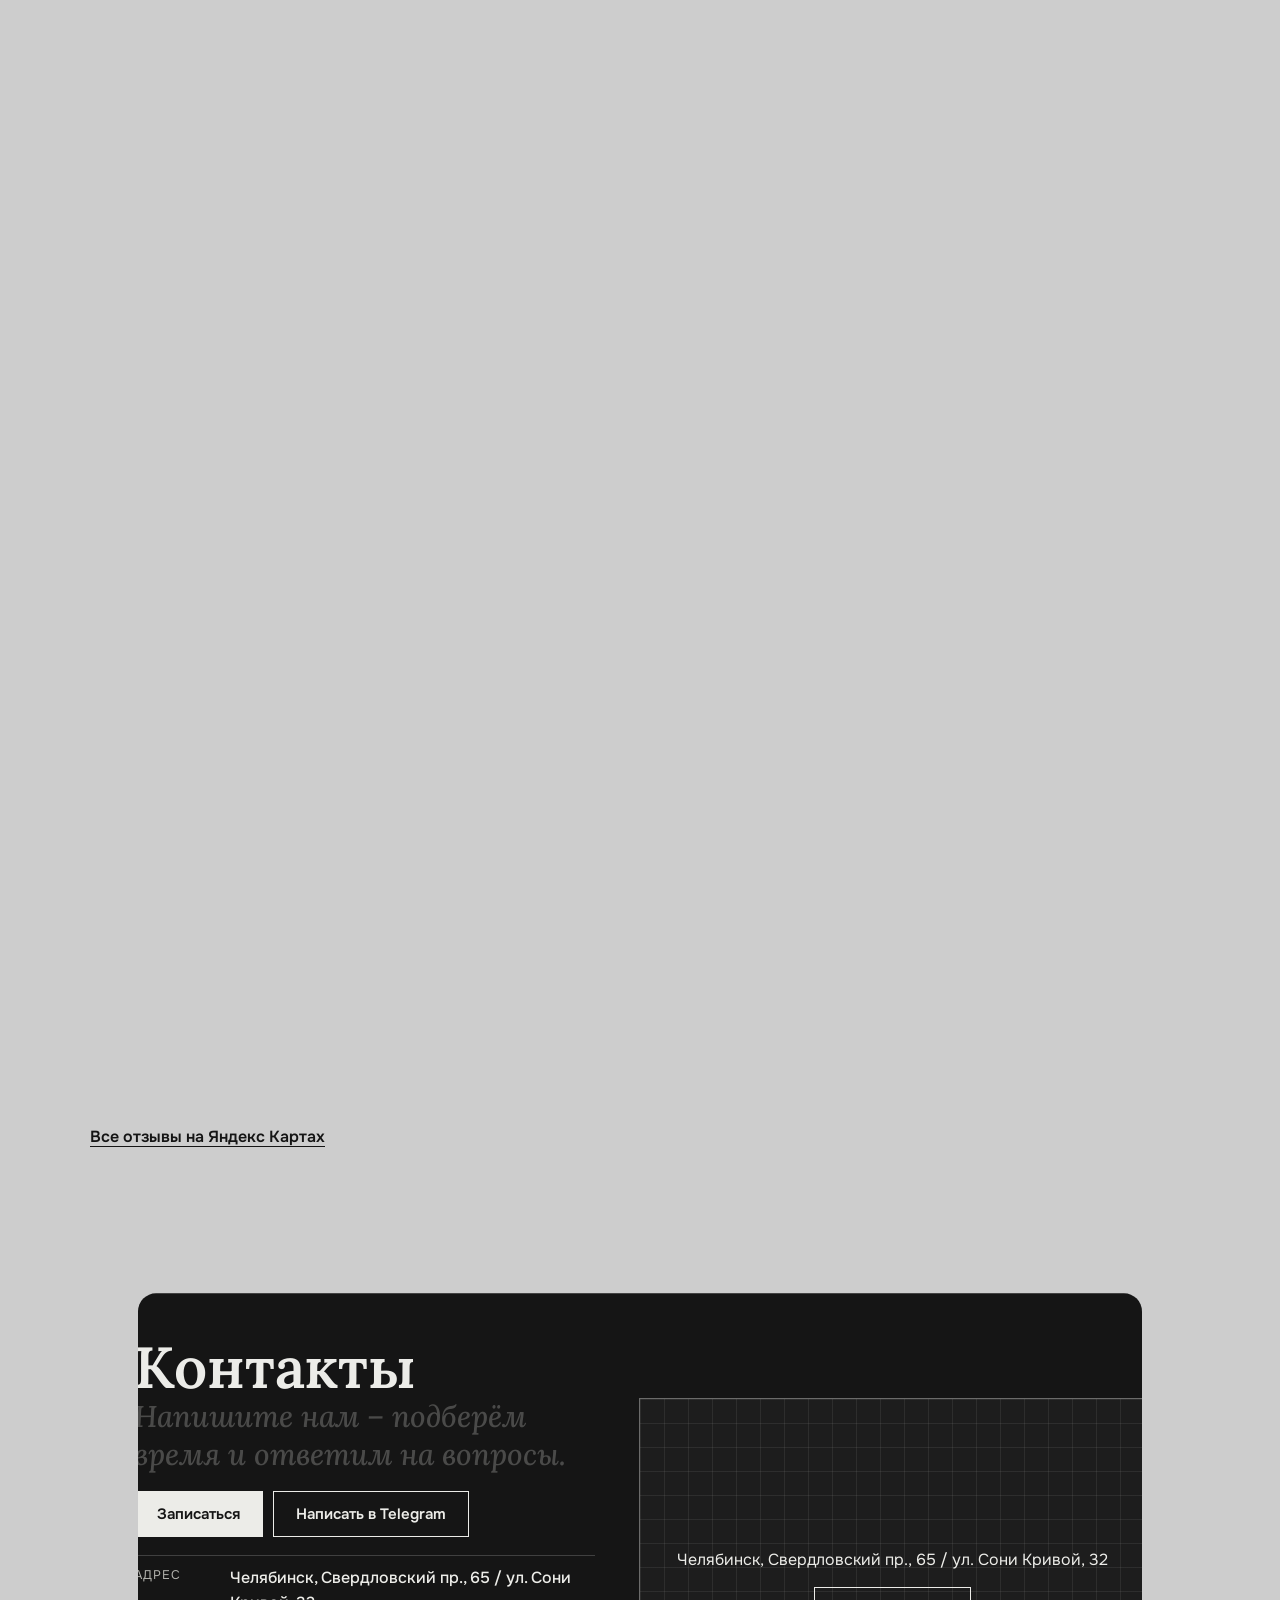
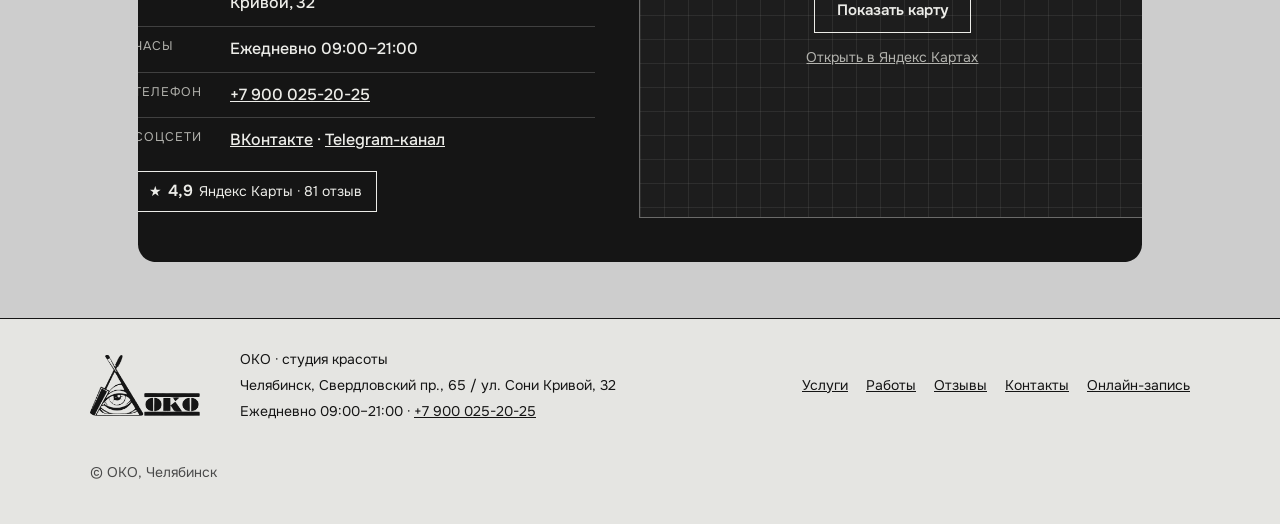
<file: v2/index.html>
<!doctype html>
<html lang="ru">
<head>
<meta charset="utf-8">
<meta name="viewport" content="width=device-width, initial-scale=1.0">
<meta name="robots" content="noindex, nofollow">
<title>ОКО · студия красоты в Челябинске</title>
<meta name="description" content="ОКО · студия красоты в Челябинске на Свердловском проспекте: маникюр и педикюр, наращивание и ламинирование ресниц, брови, макияж и укладки. Онлайн-запись.">
<meta name="theme-color" content="#151515">

<link rel="icon" sizes="any" href="logos/favicon.ico">
<link rel="icon" type="image/png" sizes="32x32" href="logos/favicon-32x32.png">
<link rel="apple-touch-icon" sizes="180x180" href="logos/apple-touch-icon.png">
<link rel="preload" href="fonts/lora-var.woff2" as="font" type="font/woff2" crossorigin>
<link rel="preload" href="fonts/onest-var.woff2" as="font" type="font/woff2" crossorigin>
<link rel="stylesheet" href="css/fonts.css">
<link rel="stylesheet" href="css/styles.css">
<script>(function(h){if(window.matchMedia&&matchMedia('(prefers-reduced-motion: no-preference)').matches){h.classList.add('m-on');setTimeout(function(){if(!h.classList.contains('m-ready'))h.classList.remove('m-on')},2500)}})(document.documentElement)</script>
</head>
<body>
<a class="skip" href="#main">К содержанию</a>
<div class="spot" aria-hidden="true"></div>

<div class="top">
  <div class="strip">
    <p class="strip-t">ДЕМОНСТРАЦИЯ! НЕ ОФИЦИАЛЬНЫЙ САЙТ БИЗНЕСА</p>
    <nav class="switch" aria-label="Варианты сайта">
      <span class="switch-l">Вариант</span>
      <a href="../index.html" aria-label="Вариант 1">1</a>
      <a href="index.html" aria-current="page" aria-label="Вариант 2">2</a>
    </nav>
  </div>
  <header class="head">
    <a class="brand" href="#top" aria-label="ОКО, в начало страницы"><img src="logos/logo.png" width="392" height="218" alt="ОКО"></a>
    <nav class="nav" id="nav" aria-label="Разделы">
      <a href="#works">Работы</a>
      <a href="#services">Услуги</a>
      <a href="#reviews">Отзывы</a>
      <a href="#contacts">Контакты</a>
    </nav>
    <a class="btn btn-head" href="https://dikidi.net/1242574" target="_blank" rel="noopener">Записаться</a>
    <button class="burger burger-btn" type="button" aria-expanded="false" aria-controls="nav"><span class="bl" aria-hidden="true"></span><span class="sr">Меню</span></button>
    <a class="burger burger-a" href="#foot-nav"><span class="bl" aria-hidden="true"></span><span class="sr">Меню</span></a>
  </header>
  <div class="prog" aria-hidden="true"></div>
</div>
<div class="top-sp" aria-hidden="true"></div>

<main id="main">
  <section class="hero" id="top" aria-labelledby="h1">
    <p class="word" aria-hidden="true">ОКО</p>
    <h1 id="h1" class="h1" data-words data-rv data-hd="0">ОКО –&nbsp;студия красоты в Челябинске</h1>
    <figure class="work" data-rv data-hd="200">
      <div class="work-in" data-tilt>
        <img src="img/work-12-makeup-curls.webp" width="750" height="1000" alt="Макияж со стрелками и голливудские локоны" fetchpriority="high">
      </div>
    </figure>
    <div class="about">
      <p class="lbl" data-rv data-hd="500" data-marks><span class="sr">О студии</span><span class="mk-t" aria-hidden="true">О студии</span></p>
      <p class="motto">Вы заслуживаете особого ухода.</p>
      <p class="lead">Маникюр и педикюр, ресницы и брови, макияж и укладки – в Челябинске, на Свердловском проспекте, в Центральном районе.</p>
    </div>
    <div class="svc">
      <p class="lbl" data-rv data-hd="500" data-marks><span class="sr">Услуги</span><span class="mk-t" aria-hidden="true">Услуги</span></p>
      <ul>
        <li><a href="#svc-nails">Маникюр и педикюр</a></li>
        <li><a href="#svc-lashes">Ресницы</a></li>
        <li><a href="#svc-brows">Брови</a></li>
        <li><a href="#svc-makeup">Макияж и укладки</a></li>
      </ul>
    </div>
    <div class="addr">
      <p>Челябинск, Свердловский пр., 65 / ул. Сони Кривой, 32 · Ежедневно 09:00–21:00</p>
      <a class="btn" href="https://dikidi.net/1242574" target="_blank" rel="noopener">Записаться</a>
    </div>
  </section>

  <section class="sec works" id="works" aria-labelledby="h-works">
    <div class="wrap">
      <div class="sec-head">
        <h2 id="h-works" class="h2" data-rv data-marks><span class="sr">Работы</span><span class="mk-t" aria-hidden="true">Работы</span></h2>
        <a class="btn btn-ghost btn-sm" href="https://dikidi.net/1242574" target="_blank" rel="noopener">Записаться</a>
      </div>
      <div class="gal">
        <figure class="g g-big dr" style="--r:-1deg;--i:0" data-rv><div class="g-in"><img src="img/work-04-lash-wispy.webp" width="800" height="800" loading="lazy" alt="Наращенные ресницы с эффектом мокрых лучей, крупный план глаза"></div><figcaption>Ресницы</figcaption></figure>
        <figure class="g g-sq dr" style="--r:-1deg;--i:1" data-rv><div class="g-in"><img src="img/work-06-brow.webp" width="758" height="760" loading="lazy" alt="Брови после долговременной укладки"></div><figcaption>Брови</figcaption></figure>
        <figure class="g g-port" style="--r:1deg;--i:2" data-rv><div class="g-in"><img src="img/work-08-lash-color-accent.webp" width="628" height="760" loading="lazy" alt="Наращенные ресницы с красным акцентом во внешнем уголке"></div><figcaption>Ресницы</figcaption></figure>
        <figure class="g g-sq dr" style="--r:-.6deg;--i:3" data-rv><div class="g-in"><img src="img/work-03-pedicure-pink.webp" width="760" height="760" loading="lazy" alt="Педикюр с ярко-розовым гель-лаком"></div><figcaption>Педикюр</figcaption></figure>
        <figure class="g g-sq d-port m-port" style="--r:-.8deg;--i:0" data-rv><div class="g-in"><img src="img/work-05-lash-volume.webp" width="759" height="760" loading="lazy" alt="Объёмное наращивание ресниц"></div><figcaption>Ресницы</figcaption></figure>
        <figure class="g g-port dr" style="--r:1.2deg;--i:1" data-rv><div class="g-in"><img src="img/work-09-hair-updo.webp" width="544" height="760" loading="lazy" alt="Высокая укладка, вид сзади"></div><figcaption>Укладка</figcaption></figure>
        <figure class="g g-port" style="--r:-.8deg;--i:2" data-rv><div class="g-in"><img src="img/work-10-makeup-evening.webp" width="520" height="760" loading="lazy" alt="Вечерний макияж, портрет вполоборота"></div><figcaption>Макияж</figcaption></figure>
        <figure class="g g-sq dr" style="--r:.8deg;--i:3" data-rv><div class="g-in"><img src="img/work-01-manicure-pink-chrome.webp" width="760" height="760" loading="lazy" alt="Нюдовый маникюр с розовым хромом на обеих руках"></div><figcaption>Маникюр</figcaption></figure>
        <figure class="g g-big dr" style="--r:1deg;--i:0" data-rv><div class="g-in"><img src="img/work-07-hair-color-refresh.webp" width="760" height="760" loading="lazy" alt="Волосы до и после обновления цвета"></div><figcaption>Волосы</figcaption></figure>
        <figure class="g g-sq d-port dr" style="--r:-1.2deg;--i:1" data-rv><div class="g-in"><img src="img/work-02-nail-extensions-ombre.webp" width="760" height="760" loading="lazy" alt="Наращенные ногти, молочно-голубой омбре с блёстками у кутикулы"></div><figcaption>Наращивание</figcaption></figure>
        <figure class="g g-port" style="--r:.7deg;--i:2" data-rv><div class="g-in"><img src="img/work-11-hair-keratin.webp" width="570" height="760" loading="lazy" alt="Гладкие прямые волосы медного оттенка, вид со спины"></div><figcaption>Волосы</figcaption></figure>
      </div>
      <h3 class="h3" data-rv data-marks><span class="sr">Студия</span><span class="mk-t" aria-hidden="true">Студия</span></h3>
      <div class="gal gal-s">
        <figure class="g g-port" style="--r:-.8deg;--i:0" data-rv><div class="g-in"><img src="img/interior-01-station.webp" width="760" height="698" loading="lazy" alt="Маникюрный стол у стены с зелёным мхом и вывеской ОКО"></div></figure>
        <figure class="g g-port dr" style="--r:1deg;--i:1" data-rv><div class="g-in"><img src="img/interior-03-manicure-hall.webp" width="484" height="760" loading="lazy" alt="Маникюрный зал: кирпичная стена, белые кресла"></div></figure>
        <figure class="g g-port" style="--r:-1deg;--i:2" data-rv><div class="g-in"><img src="img/interior-04-lounge.webp" width="484" height="760" loading="lazy" alt="Зона ожидания с чёрным диваном и столиками"></div></figure>
        <figure class="g g-port dr" style="--r:.6deg;--i:3" data-rv><div class="g-in"><img src="img/interior-02-sterilizer.webp" width="758" height="760" loading="lazy" alt="Оборудование в кабинете"></div></figure>
        <figure class="g g-port" style="--r:-.6deg;--i:0" data-rv><div class="g-in"><img src="img/interior-05-makeup-vanity.webp" width="484" height="760" loading="lazy" alt="Столик визажиста с зеркалом и лампами"></div></figure>
        <figure class="g g-port dr" style="--r:.9deg;--i:1" data-rv><div class="g-in"><img src="img/interior-06-hair-zone.webp" width="484" height="760" loading="lazy" alt="Чёрное кресло у зеркала и полки с уходовыми средствами"></div></figure>
      </div>
    </div>
  </section>

  <section class="sec services" id="services" data-tone aria-labelledby="h-services">
    <div class="wrap">
      <div class="sec-head">
        <h2 id="h-services" class="h2" data-rv data-marks><span class="sr">Услуги и цены</span><span class="mk-t" aria-hidden="true">Услуги и цены</span></h2>
      </div>
      <div class="cells">
        <article class="cell" id="svc-nails" data-rv>
          <h3>Маникюр и педикюр</h3>
          <ul class="price">
            <li><span class="n">Маникюр «Все включено»</span><span class="t">1 ч 40 мин</span><span class="p">2 500 ₽</span></li>
            <li><span class="n">Маникюр «Однотонное покрытие»</span><span class="t">1 ч 40 мин</span><span class="p">2 100 ₽</span></li>
            <li><span class="n">Наращивание ногтей</span><span class="t">2 ч</span><span class="p">от 2 900 ₽</span></li>
            <li><span class="n">Педикюр полный (стопа и пальцы), гель-лак</span><span class="t">2 ч</span><span class="p">2 500 ₽</span></li>
          </ul>
        </article>
        <article class="cell" id="svc-lashes" data-rv>
          <h3>Ресницы</h3>
          <ul class="price">
            <li><span class="n">Наращивание ресниц, классика</span><span class="t">2 ч</span><span class="p">2 300 ₽</span></li>
            <li><span class="n">Наращивание ресниц 2D</span><span class="t">3 ч</span><span class="p">от 2 500 ₽</span></li>
            <li><span class="n">Наращивание ресниц 4D/5D</span><span class="t">3 ч</span><span class="p">3 000 ₽</span></li>
            <li><span class="n">Ламинирование ресниц</span><span class="t">1 ч</span><span class="p">1 600 ₽</span></li>
          </ul>
        </article>
        <article class="cell" id="svc-brows" data-rv>
          <h3>Брови</h3>
          <ul class="price">
            <li><span class="n">Оформление бровей</span><span class="t">30 мин</span><span class="p">800 ₽</span></li>
            <li><span class="n">Оформление и окрашивание бровей</span><span class="t">40 мин</span><span class="p">1 300 ₽</span></li>
            <li><span class="n">Долговременная укладка + окрашивание + оформление</span><span class="t">1 ч</span><span class="p">1 800 ₽</span></li>
            <li><span class="n">Окрашивание ресниц</span><span class="t">40 мин</span><span class="p">800 ₽</span></li>
          </ul>
        </article>
        <article class="cell" id="svc-makeup" data-rv>
          <h3>Макияж и укладки</h3>
          <ul class="price">
            <li><span class="n">Макияж</span><span class="t">1 ч 30 мин</span><span class="p">2 500 ₽</span></li>
            <li><span class="n">Экспресс макияж (лёгкий дневной)</span><span class="t">2 ч</span><span class="p">2 100 ₽</span></li>
            <li><span class="n">Укладка, короткие волосы</span><span class="t">2 ч</span><span class="p">1 500 ₽</span></li>
            <li><span class="n">Полный образ (укладка и макияж)</span><span class="t">2 ч 30 мин</span><span class="p">4 000 ₽</span></li>
          </ul>
        </article>
      </div>
      <p class="more"><a class="btn btn-ghost" href="https://dikidi.net/1242574" target="_blank" rel="noopener">Все услуги в онлайн-записи</a></p>
    </div>
  </section>

  <section class="sec reviews" id="reviews" data-lane="1.3" aria-labelledby="h-reviews">
    <div class="lane-wrap">
      <div class="lane-pin">
        <div class="wrap sec-head">
          <h2 id="h-reviews" class="h2" data-rv data-marks><span class="sr">Отзывы</span><span class="mk-t" aria-hidden="true">Отзывы</span></h2>
        </div>
        <div class="lane-view">
          <div class="lane-track">
        <figure class="rv" style="--i:0;--r:-1deg">
          <p class="stars" role="img" aria-label="Оценка 5 из 5">★★★★★</p>
          <blockquote><p>Хотела бы поблагодарить администратора Диану и мастера Елену за отзывчивость в моей ситуации с выпавшими наращенными ресницами! Спасибо, что подобрали время до нового года и сделали коррекцию. Очень приятен такой сервис) С наступающим Новым годом! 🥰</p></blockquote>
          <figcaption><span class="who">Элина</span> <time datetime="2025-12-30">30 декабря 2025</time></figcaption>
        </figure>
        <figure class="rv" style="--i:1;--r:1deg">
          <p class="stars" role="img" aria-label="Оценка 5 из 5">★★★★★</p>
          <blockquote><p>Была у топ мастера Карины,делала ресницы эффект лисы 3д Работу сделала быстро и качественно❤️ Приятная студия,буду зарисываться еще</p></blockquote>
          <figcaption><span class="who">Татьяна</span> <time datetime="2025-05-16">16 мая 2025</time></figcaption>
        </figure>
        <figure class="rv" style="--i:2;--r:-.5deg">
          <p class="stars" role="img" aria-label="Оценка 5 из 5">★★★★★</p>
          <blockquote><p>На днях была у мастера Виктории, все очень сильно понравилось! Очень внимательно и аккуратно выполняла свою работу, постоянно спрашивала нравится или не нравится что-то мне, провели приятный разговор, обязательно приду к ней ещё раз)</p></blockquote>
          <figcaption><span class="who">Ксения</span> <time>28 августа</time></figcaption>
        </figure>
        <figure class="rv" style="--i:3;--r:1.3deg">
          <p class="stars" role="img" aria-label="Оценка 5 из 5">★★★★★</p>
          <blockquote><p>приходила ресницы делать, все супер, девочки мастера своего дела, вежливые и очень доброжелательные, обязательно вернусь к вам еще💓</p></blockquote>
          <figcaption><span class="who">Полина</span> <time>24 августа</time></figcaption>
        </figure>
        <figure class="rv" style="--i:4;--r:-1.2deg">
          <p class="stars" role="img" aria-label="Оценка 5 из 5">★★★★★</p>
          <blockquote><p>Спасибо большое, девочки! Регулярно делаю маникюр у мастера Милены. Быстро и красиво! Вежливый администратор и вкусный кофе прилагается)))😘</p></blockquote>
          <figcaption><span class="who">Александра</span> <time>20 марта</time></figcaption>
        </figure>
          </div>
        </div>
        <div class="lane-bar" aria-hidden="true"><i></i></div>
      </div>
    </div>
    <p class="wrap all"><a href="https://yandex.com/maps/org/oko/233014351166/reviews/" target="_blank" rel="noopener">Все отзывы на Яндекс Картах</a></p>
  </section>

  <section class="sec contacts" id="contacts" aria-labelledby="h-contacts">
    <div class="wrap">
      <div class="panel" data-panel>
        <h2 id="h-contacts" class="h2" data-rv data-marks><span class="sr">Контакты</span><span class="mk-t" aria-hidden="true">Контакты</span></h2>
        <div class="c-grid">
          <div class="c-info">
            <p class="c-line" data-lit>Напишите нам – подберём время и ответим на вопросы.</p>
            <div class="cta">
              <a class="btn" href="https://dikidi.net/1242574" target="_blank" rel="noopener">Записаться</a>
              <a class="btn btn-ghost" href="https://t.me/Oko_style74" target="_blank" rel="noopener">Написать в Telegram</a>
            </div>
            <dl class="dl">
              <div><dt>Адрес</dt><dd>Челябинск, Свердловский пр., 65 / ул. Сони Кривой, 32</dd></div>
              <div><dt>Часы</dt><dd>Ежедневно 09:00–21:00</dd></div>
              <div><dt>Телефон</dt><dd><a href="tel:+79000252025">+7 900 025-20-25</a></dd></div>
              <div><dt>Соцсети</dt><dd><a href="https://vk.ru/okochelyabinsk" target="_blank" rel="noopener">ВКонтакте</a> · <a href="https://t.me/okochelyabinsk74" target="_blank" rel="noopener">Telegram-канал</a></dd></div>
            </dl>
            <a class="badge" href="https://yandex.com/maps/org/oko/233014351166/reviews/" target="_blank" rel="noopener"><span class="b-s" aria-hidden="true">★</span> <b>4,9</b> <span>Яндекс Карты · 81 отзыв</span></a>
          </div>
          <div class="map">
            <div class="map-ph">
              <p>Челябинск, Свердловский пр., 65 / ул. Сони Кривой, 32</p>
              <button class="btn btn-ghost" type="button" data-map="https://yandex.ru/map-widget/v1/?ll=61.389618%2C55.158231&amp;mode=search&amp;oid=233014351166&amp;ol=biz&amp;z=17" data-title="ОКО на Яндекс Картах">Показать карту</button>
              <a class="map-a" href="https://yandex.com/maps/org/oko/233014351166/" target="_blank" rel="noopener">Открыть в Яндекс Картах</a>
            </div>
          </div>
        </div>
      </div>
    </div>
  </section>
</main>

<footer class="foot">
  <div class="wrap foot-in">
    <img class="foot-logo" src="logos/logo.png" width="392" height="218" alt="ОКО" loading="lazy">
    <div>
      <p>ОКО · студия красоты</p>
      <p>Челябинск, Свердловский пр., 65 / ул. Сони Кривой, 32</p>
      <p>Ежедневно 09:00–21:00 · <a href="tel:+79000252025">+7 900 025-20-25</a></p>
    </div>
    <nav id="foot-nav" class="foot-nav" aria-label="Разделы в подвале">
      <a href="#services">Услуги</a>
      <a href="#works">Работы</a>
      <a href="#reviews">Отзывы</a>
      <a href="#contacts">Контакты</a>
      <a href="https://dikidi.net/1242574" target="_blank" rel="noopener">Онлайн-запись</a>
    </nav>
    <p class="copy">© ОКО, Челябинск</p>
  </div>
</footer>
<script src="js/engine.js" defer></script>
</body>
</html>
</file>
<file: css/fonts.css>
@font-face{font-family:"Cormorant Garamond";src:url(../fonts/cg-i500.woff2) format("woff2");font-style:italic;font-weight:500;font-display:swap}
@font-face{font-family:"Cormorant Garamond";src:url(../fonts/cg-600.woff2) format("woff2");font-style:normal;font-weight:600;font-display:swap}
@font-face{font-family:"Manrope";src:url(../fonts/manrope-var.woff2) format("woff2");font-style:normal;font-weight:400 700;font-display:swap}
</file>
<file: css/styles.css>
/* ОКО · v1 «Board»: grey felt board, polaroids pinned with the brand triangle */
:root{
  --ink:#151515; --stone:#C0C0C0; --light:#CDCDCD; --paper:#F5F5F2; --muted:#3a3a3a;
  --night:#151515; --night2:#1f1f1f; --on-night:#ECECE8; --on-night-2:#B4B4AF;
  --serif:"Cormorant Garamond",Georgia,serif; --sans:"Manrope",system-ui,-apple-system,"Segoe UI",Arial,sans-serif;
  --ease:cubic-bezier(.16,1,.3,1); --top-h:96px;
}
*,*::before,*::after{box-sizing:border-box}
html{background:var(--light);color:var(--ink);overflow-x:clip;scroll-padding-top:calc(var(--top-h) + 8px);-webkit-text-size-adjust:100%;scroll-behavior:smooth}
@media (prefers-reduced-motion:reduce){html{scroll-behavior:auto}}
body{margin:0;font:400 16px/1.55 var(--sans);overflow-x:clip;min-height:100svh}
img{max-width:100%;height:auto;display:block}
a{color:inherit}
h1,h2,h3{margin:0;font-weight:600}
p{margin:0}
.sr{position:absolute!important;width:1px;height:1px;overflow:hidden;clip:rect(0 0 0 0);white-space:nowrap}
.skip{position:absolute;left:12px;top:-60px;z-index:100;background:var(--ink);color:var(--paper);padding:10px 14px}
.skip:focus{top:12px}
:focus-visible{outline:2px solid var(--ink);outline-offset:3px}
.reviews :focus-visible,.foot :focus-visible,.strip :focus-visible,.nav :focus-visible{outline-color:var(--on-night)}

/* board: felt + marble veins on a fixed layer */
body::before{content:"";position:fixed;inset:0;height:100lvh;z-index:-2;pointer-events:none;
  background:
   radial-gradient(120% 60% at 15% 10%,rgba(255,255,255,.35),transparent 60%),
   radial-gradient(90% 70% at 90% 80%,rgba(21,21,21,.08),transparent 60%),
   linear-gradient(115deg,transparent 46%,rgba(255,255,255,.28) 47%,transparent 48.5%),
   linear-gradient(62deg,transparent 70%,rgba(21,21,21,.06) 70.6%,transparent 71.8%),
   repeating-linear-gradient(0deg,rgba(21,21,21,.025) 0 1px,transparent 1px 3px),
   repeating-linear-gradient(90deg,rgba(255,255,255,.05) 0 1px,transparent 1px 4px),
   var(--light)}
.spot{position:fixed;left:0;top:0;width:560px;height:560px;margin:-280px 0 0 -280px;z-index:-1;pointer-events:none;display:none;
  background:radial-gradient(closest-side,rgba(255,255,255,.42),rgba(255,255,255,0));transform:translate3d(-999px,-999px,0)}
@media (hover:hover) and (pointer:fine){html.m-on .spot{display:block}}

/* strip + header (fixed), spacer in flow */
.top{position:fixed;left:0;right:0;top:0;z-index:50}
.top-sp{height:var(--top-h)}
.strip{background:var(--ink);color:var(--light);display:flex;align-items:center;justify-content:space-between;gap:8px;padding:5px 12px;min-height:30px}
.strip-t{font:600 10px/1.25 var(--sans);letter-spacing:.06em}
.switch{display:flex;align-items:center;gap:6px;flex:none}
.switch-l{font:500 11px/1 var(--sans);opacity:.75;display:none}
.switch a{display:grid;place-items:center;width:24px;height:22px;border:1px solid rgba(205,205,205,.55);border-radius:4px;font:600 12px/1 var(--sans);text-decoration:none}
.switch a[aria-current]{background:var(--light);color:var(--ink)}
.head{height:62px;display:flex;align-items:center;gap:12px;padding:0 14px;background:rgba(205,205,205,.96);border-bottom:1px solid rgba(21,21,21,.14)}
.brand{flex:none;display:block}
.brand img{height:42px;width:auto}
.nav{display:none}
.btn{display:inline-flex;align-items:center;justify-content:center;min-height:46px;padding:12px 22px;border-radius:4px;background:var(--ink);color:var(--paper);font:600 15px/1.1 var(--sans);text-decoration:none;border:1.5px solid var(--ink);cursor:pointer;transition:translate .3s var(--ease),box-shadow .3s}
.btn:hover{translate:0 -2px;box-shadow:0 8px 18px rgba(21,21,21,.18)}
.btn-ghost{background:transparent;color:var(--ink)}
.btn-sm{min-height:40px;padding:9px 16px;font-size:14px}
.btn-head{margin-left:auto;min-height:40px;padding:9px 14px;font-size:14px}
.burger{flex:none;width:44px;height:44px;display:grid;place-items:center;border:1.5px solid var(--ink);border-radius:4px;background:transparent;color:var(--ink);cursor:pointer;text-decoration:none}
.bl,.bl::before,.bl::after{display:block;width:18px;height:2px;background:currentColor;position:relative;transition:rotate .3s,translate .3s,opacity .2s}
.bl::before,.bl::after{content:"";position:absolute;left:0}
.bl::before{top:-6px}.bl::after{top:6px}
.menu-open .bl{background:transparent}
.menu-open .bl::before{translate:0 6px;rotate:45deg}
.menu-open .bl::after{translate:0 -6px;rotate:-45deg}
.burger-a{display:none}
html:not(.js) .burger-btn{display:none}
html:not(.js) .burger-a{display:grid}
html.menu-open .nav{display:flex;flex-direction:column;position:absolute;left:0;right:0;top:100%;background:var(--ink);padding:8px 14px 16px;box-shadow:0 18px 30px rgba(0,0,0,.25)}
html.menu-open .nav a{color:var(--on-night);text-decoration:none;font:500 18px/1 var(--sans);padding:15px 4px;border-bottom:1px solid rgba(236,236,232,.14)}
@media (min-width:600px){.switch-l{display:inline}.strip-t{font-size:11px}}
@media (min-width:900px){
  .head{height:70px;padding:0 28px;gap:28px}
  .brand img{height:48px}
  .nav{display:flex;gap:26px;margin-left:auto}
  .nav a{text-decoration:none;font:500 15px/1 var(--sans);padding:8px 0;background:linear-gradient(currentColor,currentColor) 0 100%/0 1.5px no-repeat;transition:background-size .4s var(--ease)}
  .nav a:hover{background-size:100% 1.5px}
  .btn-head{margin-left:0}
  .burger{display:none!important}
  html.menu-open .nav{all:unset;display:flex;gap:26px;margin-left:auto}
}

/* motion base: hidden states only under html.m-on */
.w{display:inline-block;overflow:clip;padding-bottom:.14em;margin-bottom:-.14em;vertical-align:top}
.wi{display:inline-block;transition:translate 1s var(--ease) calc(var(--wi,0)*70ms)}
.h2 .wi{transition-duration:.9s;transition-delay:calc(var(--wi,0)*60ms)}
html.m-on [data-words]:not(.in) .wi{translate:0 110%}
[data-pin]{transition:translate .9s var(--ease) calc(min(var(--i,0),5)*80ms),rotate 1s cubic-bezier(.34,1.56,.64,1) calc(min(var(--i,0),5)*80ms),opacity .6s ease calc(min(var(--i,0),5)*80ms)}
html.m-on [data-pin]:not(.in){translate:0 30px;rotate:0deg;opacity:0}
.fu{transition:opacity 1s var(--ease),translate 1s var(--ease)}
html.m-on .fu:not(.in){opacity:0;translate:0 40px}

/* hero */
.hero{position:relative;display:grid;gap:16px;padding:18px 18px 26px;max-width:1240px;margin:0 auto}
.brow{font:600 11.5px/1.4 var(--sans);letter-spacing:.12em;text-transform:uppercase;color:var(--muted)}
.h1{margin-top:10px;font-family:var(--serif);font-weight:600;line-height:.9}
.h1-big{display:block;font-size:clamp(88px,27vw,210px);letter-spacing:.04em;line-height:.86}
.h1-sub{display:block;font:600 clamp(19px,2.3vw,28px)/1.25 var(--sans);letter-spacing:-.01em;margin-top:8px}
.note{display:inline-block;justify-self:start;margin-top:4px;font:italic 500 clamp(25px,3.2vw,36px)/1.15 var(--serif);rotate:-3deg;transform-origin:left center;padding:2px 10px 6px;background:linear-gradient(transparent 62%,rgba(245,245,242,.85) 62% 92%,transparent 92%)}
.note{transition:rotate .85s cubic-bezier(.34,1.56,.64,1)}
html.m-on .note:not(.in){rotate:0deg}
.lead{max-width:34em;font-size:16.5px;color:#262626}
.cta{display:flex;flex-wrap:wrap;gap:10px;margin-top:4px}
.hero-pol{justify-self:center;width:min(76%,330px);margin:6px 0 0}
html.m-on .hero-pol:not(.in){rotate:0deg}
.hero-pol{transition:rotate 1.1s cubic-bezier(.34,1.56,.64,1)}
.facts{list-style:none;margin:6px 0 0;padding:0;display:grid;gap:10px;font:600 15px/1.35 var(--sans)}
.facts li{display:flex;align-items:center;gap:12px}
.facts a{text-decoration:none}
.ln{flex:none;width:30px;height:1.5px;background:var(--ink);transform-origin:left;transition:transform 1s var(--ease)}
html.m-on .facts li:not(.in) .ln{transform:scaleX(0)}
@media (min-width:900px){
  .hero{grid-template-columns:1.15fr .85fr;column-gap:56px;padding:56px 40px 46px;align-items:center}
  .hero-text{display:grid;gap:18px}
  .hero-pol{grid-column:2;grid-row:1;width:min(100%,420px)}
  .facts{grid-column:1/-1;grid-template-columns:repeat(3,auto);justify-content:start;gap:40px;margin-top:20px}
}
.hero-text{display:grid;gap:14px}

/* polaroid */
.pol{margin:0;rotate:var(--r,0deg)}
.pol-in{position:relative;background:var(--paper);padding:9px 9px 36px;box-shadow:0 12px 26px rgba(21,21,21,.2),0 2px 5px rgba(21,21,21,.12);transition:transform .25s ease-out}
.pol-in figcaption{position:absolute;left:0;right:0;bottom:7px;text-align:center;font:italic 500 21px/1 var(--serif)}
.pin{position:absolute;left:50%;top:-9px;width:18px;height:15px;translate:-50% 0;background:var(--ink);clip-path:polygon(50% 0,100% 100%,0 100%);z-index:2}
.pol-s .pol-in{padding:6px}

/* sections */
.sec{position:relative;padding:40px 0}
.wrap{max-width:1180px;margin:0 auto;padding:0 18px}
.h2{font:italic 500 clamp(38px,6vw,64px)/1.02 var(--serif);margin-bottom:18px}
@media (min-width:900px){.sec{padding:64px 0}}

/* services: tone shift + sticky stack */
.services{background:rgba(21,21,21,.07);transition:background-color .9s ease}
html.m-on .services:not(.tn){background-color:rgba(21,21,21,0)}
.stack{display:grid;gap:14px;max-width:760px}
.card{background:var(--paper);padding:16px 16px 12px;rotate:var(--r,0deg);box-shadow:0 10px 24px rgba(21,21,21,.16)}
.card h3{font:italic 500 28px/1.05 var(--serif);margin-bottom:6px;padding-bottom:8px;border-bottom:1.5px solid var(--ink)}
.price{list-style:none;margin:0;padding:0}
.price li{display:grid;grid-template-columns:1fr auto;column-gap:14px;padding:6px 0;border-bottom:1px dashed rgba(21,21,21,.22)}
.price li:last-child{border-bottom:0}
.price .n{font-size:15px;line-height:1.3}
.price .t{grid-row:2;font-size:12.5px;color:#4b4b4b}
.price .p{grid-row:1/3;grid-column:2;align-self:center;font-weight:700;white-space:nowrap}
html.m-on .stack .card{position:sticky;top:calc(var(--top-h) + 14px + var(--i,0)*9px)}
.more{margin-top:22px}
@media (min-width:900px){.services .wrap{display:grid;grid-template-columns:300px 1fr;gap:40px;align-items:start}.services .h2{position:sticky;top:calc(var(--top-h) + 24px)}.more{grid-column:2}}
html:not(.m-on) .services .h2{position:static}

/* running line */
.run{overflow:clip;padding:16px 0;border-block:1.5px solid var(--ink);background:var(--paper)}
.run-in{display:flex;width:max-content;animation:run 46s linear infinite}
.run-in span{font:italic 500 clamp(26px,5vw,52px)/1.1 var(--serif);white-space:nowrap;padding:0 22px;display:inline-flex;align-items:center;gap:44px}
.run-in span::after{content:"";width:12px;height:10px;background:var(--ink);clip-path:polygon(50% 0,100% 100%,0 100%);margin-left:22px}
@keyframes run{to{transform:translateX(-50%)}}
@media (prefers-reduced-motion:reduce){.run-in{animation:none}}

/* works: grid by default, lane at >=900 with motion */
.works{padding-top:40px}
.w-note{display:flex;align-items:center;justify-content:space-between;gap:12px;padding:0 18px 18px;max-width:1180px;margin:0 auto}
.h2-note{margin:0;rotate:-2deg;transform-origin:left}
html.m-on .w-note{position:sticky;top:var(--top-h);z-index:5;background:rgba(205,205,205,.95);padding-top:8px;padding-bottom:8px;max-height:64px}
html.m-on .w-note .h2-note{font-size:30px}
html.m-on .w-note .btn-sm{min-height:36px;padding:7px 12px}
.lane-view{max-width:1180px;margin:0 auto;padding:16px 18px 0}
.lane-track{columns:2;column-gap:16px}
.lane-track .pol{break-inside:avoid;margin:0 0 20px}
.lane-bar{display:none}
@media (min-width:600px){.lane-track{columns:3;column-gap:24px}}
@media (min-width:1100px){.lane-track{columns:4}}
@media (max-width:599px){.lane-track .pol-in{padding:6px 6px 28px}.lane-track figcaption{font-size:17px;bottom:5px}}
.works.lane-on .lane-pin{position:sticky;top:var(--top-h);height:calc(100svh - var(--top-h));display:grid;grid-template-columns:minmax(240px,300px) 1fr;align-items:center;overflow:clip}
.works.lane-on .w-note{position:static;background:none;max-height:none;flex-direction:column;align-items:flex-start;gap:18px;padding:0 0 0 40px}
.works.lane-on .w-note .h2-note{font-size:clamp(44px,5vw,64px)}
.works.lane-on .lane-view{max-width:none;min-width:0;margin:0;padding:0;overflow:clip;height:100%;display:flex;align-items:center}
.works.lane-on .lane-track{columns:auto;display:flex;gap:56px;align-items:center;width:max-content;padding:40px 60px 40px 40px;will-change:transform}
.works.lane-on .lane-track .pol{margin:0;flex:none}
.works.lane-on .lane-track img{height:min(54vh,500px);width:auto}
.works.lane-on .lane-bar{display:block;position:absolute;left:340px;right:40px;bottom:28px;height:2px;background:rgba(21,21,21,.15)}
.works.lane-on .lane-bar i{display:block;height:100%;background:var(--ink);transform:scaleX(0);transform-origin:left}
.studio{max-width:1180px;margin:10px auto 0;padding:0 18px}
.h3-note{font:italic 500 30px/1 var(--serif);margin:0 0 18px;rotate:-1.5deg;transform-origin:left}
.studio-grid{display:grid;grid-template-columns:repeat(3,1fr);gap:16px 12px;align-items:start}
.studio-grid .pol{margin:0}
@media (min-width:900px){.studio-grid{grid-template-columns:repeat(6,1fr);gap:22px}.studio{margin-top:40px;padding:0 40px}}

/* reviews: the dark section, sticky stack at every width */
.reviews{background:var(--night);color:var(--on-night)}
.reviews .wrap{max-width:820px}
.rstack{gap:18px;max-width:none}
.rv{margin:0;background:var(--night2);border:1px solid #333;padding:18px 18px;rotate:var(--r,0deg);box-shadow:0 14px 30px rgba(0,0,0,.4)}
html.m-on .rstack .rv{position:sticky;top:calc(var(--top-h) + 18px)}
.stars{color:var(--light);letter-spacing:.14em;font-size:15px;margin-bottom:10px}
.rv blockquote{margin:0;font:italic 500 clamp(19.5px,2.4vw,26px)/1.27 var(--serif)}
.rv figcaption{margin-top:14px;font-size:14px;color:var(--on-night-2)}
.rv .who{font-weight:700;color:var(--on-night);margin-right:8px}
.all{margin-top:26px}
.all a{color:var(--on-night);font-weight:600;text-underline-offset:4px}

/* contacts: final panel */
.contacts{padding-bottom:64px}
.panel{background:var(--paper);padding:26px 20px;clip-path:inset(0 var(--fx,0px) round 18px);box-shadow:0 18px 40px rgba(21,21,21,.14)}
.c-grid{display:grid;gap:26px}
.c-info{display:grid;gap:18px;align-content:start}
.c-line{font:italic 500 clamp(24px,3vw,32px)/1.2 var(--serif)}
.lw{transition:opacity .2s linear}
.dl{margin:0;display:grid;gap:10px}
.dl div{display:grid;grid-template-columns:86px 1fr;gap:10px;border-top:1px solid rgba(21,21,21,.15);padding-top:10px}
.dl dt{font-size:13px;color:#4b4b4b;text-transform:uppercase;letter-spacing:.08em}
.dl dd{margin:0;font-weight:600}
.badge{justify-self:start;display:inline-flex;align-items:center;gap:6px;padding:7px 14px;border:1.5px solid var(--ink);border-radius:999px;font-size:14px;text-decoration:none}
.badge b{font-size:16px}
.map{position:relative;min-height:300px;background:var(--ink);border-radius:10px;overflow:hidden}
.map iframe{position:absolute;inset:0;width:100%;height:100%;border:0}
.map-ph{position:absolute;inset:0;display:grid;place-content:center;justify-items:center;gap:14px;padding:20px;text-align:center;color:var(--on-night);
  background:repeating-linear-gradient(45deg,rgba(255,255,255,.04) 0 2px,transparent 2px 14px),var(--ink)}
.map-ph .btn{color:var(--on-night);border-color:var(--on-night)}
.map-a{font-size:14px;color:var(--on-night-2)}
@media (min-width:900px){.panel{padding:44px}.c-grid{grid-template-columns:1fr 1.1fr;gap:44px}.map{min-height:420px}}

/* footer */
.foot{background:var(--night);color:var(--on-night-2);padding:34px 0 40px;font-size:14px}
.foot-in{display:grid;gap:18px}
.foot-logo{width:110px;height:auto;filter:invert(1) brightness(.92)}
.foot p+p{margin-top:4px}
.foot a{color:var(--on-night)}
.foot-nav{display:flex;flex-wrap:wrap;gap:8px 18px}
.copy{opacity:.8}
@media (min-width:900px){.foot-in{grid-template-columns:auto 1fr auto;align-items:center;gap:40px}.copy{grid-column:1/-1}}

@media (prefers-reduced-motion:reduce){*,*::before,*::after{transition-duration:.01ms!important}}
</file>
<file: v2/css/fonts.css>
@font-face{font-family:"Lora";src:url(../fonts/lora-var.woff2) format("woff2");font-style:normal;font-weight:400 600;font-display:swap}
@font-face{font-family:"Lora";src:url(../fonts/lora-i500.woff2) format("woff2");font-style:italic;font-weight:500;font-display:swap}
@font-face{font-family:"Onest";src:url(../fonts/onest-var.woff2) format("woff2");font-style:normal;font-weight:400 600;font-display:swap}
</file>
<file: v2/css/styles.css>
/* ОКО · v2 «Grid»: drafting grid in marble greys, black ink, framed works */
:root{
  --ink:#151515; --stone:#C0C0C0; --light:#CDCDCD; --sheet:#E9E9E6; --muted:#3c3c3c;
  --on-ink:#ECECE8; --on-ink-2:#B2B2AD;
  --serif:"Lora",Georgia,serif; --sans:"Onest",system-ui,-apple-system,"Segoe UI",Arial,sans-serif;
  --ease:cubic-bezier(.16,1,.3,1); --top-h:98px; --g:24px;
}
*,*::before,*::after{box-sizing:border-box}
html{background:var(--light);color:var(--ink);overflow-x:clip;scroll-padding-top:calc(var(--top-h) + 8px);-webkit-text-size-adjust:100%;scroll-behavior:smooth}
@media (prefers-reduced-motion:reduce){html{scroll-behavior:auto}}
body{margin:0;font:400 16px/1.55 var(--sans);overflow-x:clip;min-height:100svh}
img{max-width:100%;height:auto;display:block}
a{color:inherit}
h1,h2,h3{margin:0;font-weight:600}
p{margin:0}
.sr{position:absolute!important;width:1px;height:1px;overflow:hidden;clip:rect(0 0 0 0);white-space:nowrap}
.skip{position:absolute;left:12px;top:-60px;z-index:100;background:var(--ink);color:var(--on-ink);padding:10px 14px}
.skip:focus{top:12px}
:focus-visible{outline:2px solid var(--ink);outline-offset:3px}
.contacts :focus-visible,.strip :focus-visible,.nav :focus-visible{outline-color:var(--on-ink)}

/* drawn grid on a fixed layer: 24px minor, 96px major */
body::before{content:"";position:fixed;inset:0;height:100lvh;z-index:-2;pointer-events:none;
  background:
   linear-gradient(rgba(21,21,21,.13) 1px,transparent 1px) 0 0/96px 96px,
   linear-gradient(90deg,rgba(21,21,21,.13) 1px,transparent 1px) 0 0/96px 96px,
   linear-gradient(rgba(21,21,21,.055) 1px,transparent 1px) 0 0/24px 24px,
   linear-gradient(90deg,rgba(21,21,21,.055) 1px,transparent 1px) 0 0/24px 24px,
   var(--light)}
.spot{position:fixed;left:0;top:0;width:440px;height:440px;margin:-220px 0 0 -220px;z-index:-1;pointer-events:none;display:none;
  background:radial-gradient(closest-side,rgba(255,255,255,.55),rgba(255,255,255,0));transform:translate3d(-999px,-999px,0)}
@media (hover:hover) and (pointer:fine){html.m-on .spot{display:block}}

/* strip + header */
.top{position:fixed;left:0;right:0;top:0;z-index:50}
.top-sp{height:var(--top-h)}
.strip{background:var(--ink);color:var(--light);display:flex;align-items:center;justify-content:space-between;gap:8px;padding:5px 12px;min-height:30px}
.strip-t{font:600 10px/1.25 var(--sans);letter-spacing:.06em}
.switch{display:flex;align-items:center;gap:6px;flex:none}
.switch-l{font:500 11px/1 var(--sans);opacity:.75;display:none}
.switch a{display:grid;place-items:center;width:24px;height:22px;border:1px solid rgba(205,205,205,.55);font:600 12px/1 var(--sans);text-decoration:none}
.switch a[aria-current]{background:var(--light);color:var(--ink)}
.head{height:64px;display:flex;align-items:center;gap:12px;padding:0 14px;background:rgba(233,233,230,.97);border-bottom:1px solid var(--ink)}
.brand{flex:none;display:block}
.brand img{height:42px;width:auto}
.nav{display:none}
.prog{display:none}
@supports (animation-timeline:scroll()){
  .prog{display:block;position:absolute;left:0;right:0;bottom:-2px;height:2px;background:var(--ink);transform-origin:left;animation:prog linear both;animation-timeline:scroll(root)}
  @keyframes prog{from{transform:scaleX(0)}to{transform:scaleX(1)}}
}
.btn{display:inline-flex;align-items:center;justify-content:center;min-height:46px;padding:12px 22px;background:var(--ink);color:var(--on-ink);font:600 15px/1.1 var(--sans);text-decoration:none;border:1.5px solid var(--ink);cursor:pointer;transition:box-shadow .3s var(--ease),translate .3s var(--ease)}
.btn:hover{translate:-3px -3px;box-shadow:3px 3px 0 var(--ink)}
.btn-ghost{background:transparent;color:var(--ink)}
.btn-sm{min-height:40px;padding:9px 16px;font-size:14px}
.btn-head{margin-left:auto;min-height:40px;padding:9px 14px;font-size:14px}
.burger{flex:none;width:44px;height:44px;display:grid;place-items:center;border:1.5px solid var(--ink);background:transparent;color:var(--ink);cursor:pointer;text-decoration:none}
.bl,.bl::before,.bl::after{display:block;width:18px;height:2px;background:currentColor;position:relative;transition:rotate .3s,translate .3s}
.bl::before,.bl::after{content:"";position:absolute;left:0}
.bl::before{top:-6px}.bl::after{top:6px}
.menu-open .bl{background:transparent}
.menu-open .bl::before{translate:0 6px;rotate:45deg}
.menu-open .bl::after{translate:0 -6px;rotate:-45deg}
.burger-a{display:none}
html:not(.js) .burger-btn{display:none}
html:not(.js) .burger-a{display:grid}
html.menu-open .nav{display:flex;flex-direction:column;position:absolute;left:0;right:0;top:100%;background:var(--ink);padding:8px 14px 16px;box-shadow:0 18px 30px rgba(0,0,0,.25)}
html.menu-open .nav a{color:var(--on-ink);text-decoration:none;font:500 18px/1 var(--sans);padding:15px 4px;border-bottom:1px solid rgba(236,236,232,.14)}
@media (min-width:600px){.switch-l{display:inline}.strip-t{font-size:11px}}
@media (min-width:900px){
  .head{height:70px;padding:0 28px;gap:28px}
  .brand img{height:48px}
  .nav{display:flex;gap:28px;margin-left:auto}
  .nav a{text-decoration:none;font:500 15px/1 var(--sans);padding:8px 0;background:linear-gradient(currentColor,currentColor) 0 100%/0 1.5px no-repeat;transition:background-size .4s var(--ease)}
  .nav a:hover{background-size:100% 1.5px}
  .btn-head{margin-left:0}
  .burger{display:none!important}
  html.menu-open .nav{all:unset;display:flex;gap:28px;margin-left:auto}
}

/* motion base */
.w{display:inline-block;overflow:clip;padding-bottom:.14em;margin-bottom:-.14em;vertical-align:top}
.wi{display:inline-block;transition:translate 1s var(--ease) calc(var(--wi,0)*70ms)}
html.m-on [data-words]:not(.in) .wi{translate:0 110%}

/* hero: about | work | services, address line below */
.hero{position:relative;display:grid;grid-template-areas:"h1" "work" "addr" "about" "svc";gap:20px;padding:20px 18px 34px;max-width:1280px;margin:0 auto;overflow:clip}
.word{position:absolute;left:50%;top:44%;translate:-50% -50%;z-index:-1;margin:0;font:600 clamp(150px,44vw,560px)/.8 var(--serif);letter-spacing:.02em;color:rgba(21,21,21,.085);white-space:nowrap;pointer-events:none;transition:letter-spacing 1.4s var(--ease)}
html.m-on .word{letter-spacing:.22em}
html.m-on.m-ready .word{letter-spacing:.02em}
.h1{grid-area:h1;font:600 clamp(26px,3vw,40px)/1.15 var(--serif);max-width:15em}
.work{grid-area:work;margin:0;justify-self:center;width:min(74%,300px);rotate:-2deg}
.work-in{background:var(--sheet);padding:10px;border:1px solid var(--ink);box-shadow:10px 12px 0 rgba(21,21,21,.16),0 20px 40px rgba(21,21,21,.22);transition:transform .25s ease-out}
.work{transition:rotate 1.1s cubic-bezier(.34,1.56,.64,1)}
html.m-on .work:not(.in){rotate:0deg}
.lbl{font:600 12px/1 var(--sans);letter-spacing:.16em;text-transform:uppercase;margin-bottom:12px;display:flex;align-items:center;gap:10px}
.lbl::before{content:"";width:24px;height:1px;background:var(--ink)}
.about{grid-area:about}
.motto{font:italic 500 clamp(24px,2.6vw,32px)/1.2 var(--serif);margin-bottom:10px}
.lead{color:#262626}
.svc{grid-area:svc}
.svc ul{list-style:none;margin:0;padding:0;border-top:1px solid var(--ink)}
.svc li{border-bottom:1px solid var(--ink)}
.svc a{display:flex;justify-content:space-between;align-items:center;padding:11px 2px;text-decoration:none;font:500 17px/1.2 var(--sans)}
.svc a::after{content:"";width:9px;height:9px;border-right:1.5px solid;border-bottom:1.5px solid;rotate:-45deg}
.addr{grid-area:addr;display:flex;flex-wrap:wrap;align-items:center;justify-content:center;gap:12px 22px;text-align:center;font:500 15px/1.4 var(--sans)}
@media (min-width:900px){
  .hero{grid-template-columns:1fr minmax(320px,400px) 1fr;grid-template-areas:"h1 work svc" "about work svc" "addr addr addr";column-gap:56px;row-gap:24px;padding:48px 40px 40px;min-height:calc(100svh - var(--top-h));align-content:center}
  .h1{align-self:end}
  .about{align-self:start}
  .work{width:100%;align-self:center}
  .svc{align-self:center}
  .addr{border-top:1px solid var(--ink);padding-top:20px;justify-content:space-between;text-align:left}
}

/* sections */
.sec{position:relative;padding:44px 0}
@media (min-width:900px){.sec{padding:72px 0}}
.wrap{max-width:1180px;margin:0 auto;padding:0 18px}
@media (min-width:900px){.wrap{padding:0 40px}}
.sec-head{display:flex;align-items:end;justify-content:space-between;gap:16px;border-bottom:1px solid var(--ink);padding-bottom:12px;margin-bottom:24px}
.h2{font:600 clamp(34px,5vw,58px)/1.05 var(--serif)}
.h3{font:italic 500 clamp(26px,3vw,36px)/1.1 var(--serif);margin:40px 0 18px}
.mk-t{display:inline}

/* gallery: unfolding grid on the drawing grid */
.gal{container-type:inline-size;display:grid;grid-template-columns:repeat(3,1fr);gap:12px;grid-auto-flow:dense;
  grid-auto-rows:calc((100cqw - 24px)/6 - 6px)}
@media (min-width:900px){.gal{grid-template-columns:repeat(4,1fr);column-gap:var(--g);grid-auto-rows:calc((100cqw - 3*var(--g))/8 - var(--g)/2)}}
.g{position:relative;margin:0;rotate:var(--r,0deg);display:flex;flex-direction:column;min-height:0}
.g-sq{grid-row:span 2}
.g-port{grid-row:span 3}
.g-big{grid-column:span 2;grid-row:span 4}
@media (max-width:899px){.g.m-port{grid-row:span 3}}
@media (min-width:900px){.g.d-port{grid-row:span 3}.gal-s{grid-template-columns:repeat(6,1fr);grid-auto-rows:calc((100cqw - 5*var(--g))/12 - var(--g)/2)}}
.g-in{flex:1;min-height:0;background:var(--sheet);padding:4px;box-shadow:6px 7px 0 rgba(21,21,21,.14),0 12px 24px rgba(21,21,21,.16)}
.g-in img{width:100%;height:100%;object-fit:cover;object-position:center 40%}
.g figcaption{position:absolute;left:6px;bottom:6px;background:var(--ink);color:var(--on-ink);font:500 10px/1 var(--sans);letter-spacing:.06em;text-transform:uppercase;padding:5px 6px}
@media (min-width:900px){.g figcaption{left:8px;bottom:8px;font-size:12px;padding:6px 8px}}
.g::before,.g::after{content:"";position:absolute;pointer-events:none;border:0 solid var(--ink);transition:transform 1.2s var(--ease) calc(var(--i,0)*70ms)}
.g::before{inset:-5px -8px;border-width:1px 0;transform-origin:left}
.g::after{inset:-8px -5px;border-width:0 1px;transform-origin:top}
.g{transition:opacity 1s var(--ease) calc(var(--i,0)*70ms + 200ms),translate 1s var(--ease) calc(var(--i,0)*70ms + 200ms),rotate 1.1s cubic-bezier(.34,1.56,.64,1) calc(var(--i,0)*70ms + 200ms)}
html.m-on .g:not(.in){translate:0 40px;rotate:0deg}
html.m-on .g:not(.in)::before{transform:scaleX(0)}
html.m-on .g:not(.in)::after{transform:scaleY(0)}
html.m-on .g:not(.in) .g-in{opacity:0}
.g-in{transition:opacity 1s var(--ease) calc(var(--i,0)*70ms + 200ms)}
@supports (animation-timeline:view()){
  html.m-on .g.dr .g-in{animation:drift linear both;animation-timeline:view()}
  @keyframes drift{from{translate:0 24px}to{translate:0 -24px}}
}
.g-sq .g-in img{object-position:center}

/* services: drawing cells */
.services{background:rgba(21,21,21,.06);transition:background-color .9s ease}
html.m-on .services:not(.tn){background-color:rgba(21,21,21,0)}
.cells{display:grid;gap:0;border:1px solid var(--ink);background:rgba(233,233,230,.9)}
.cell{padding:18px 18px 12px;border-bottom:1px solid var(--ink)}
.cell:last-child{border-bottom:0}
.cell h3{font:italic 500 26px/1.1 var(--serif);margin-bottom:8px}
@media (min-width:900px){.cells{grid-template-columns:1fr 1fr}.cell{padding:26px 28px 18px}.cell:nth-child(odd){border-right:1px solid var(--ink)}.cell:nth-child(3){border-bottom:0}}
.price{list-style:none;margin:0;padding:0}
.price li{display:grid;grid-template-columns:1fr auto;column-gap:14px;padding:7px 0;border-top:1px dotted rgba(21,21,21,.35)}
.price .n{font-size:15px;line-height:1.3}
.price .t{grid-row:2;font-size:12.5px;color:#4a4a4a}
.price .p{grid-row:1/3;grid-column:2;align-self:center;font-weight:600;white-space:nowrap}
.cell{transition:opacity 1s var(--ease),translate 1s var(--ease)}
.more{margin-top:22px}

/* reviews: lane >=900, sticky stack below, plain column w/o motion */
.reviews .lane-view{max-width:1180px;margin:0 auto;padding:0 18px}
.lane-track{display:grid;gap:16px}
.rv{margin:0;background:var(--sheet);border:1px solid var(--ink);padding:18px;box-shadow:6px 7px 0 rgba(21,21,21,.14)}
html.m-on .reviews:not(.lane-on) .rv{position:sticky;top:calc(var(--top-h) + 16px)}
.stars{letter-spacing:.14em;font-size:15px;margin-bottom:8px}
.rv blockquote{margin:0;font:italic 500 clamp(17.5px,1.6vw,20px)/1.4 var(--serif)}
.rv figcaption{margin-top:12px;font-size:14px;color:#4a4a4a}
.rv .who{font-weight:600;color:var(--ink);margin-right:8px}
.lane-bar{display:none}
.all{margin-top:22px}
.all a{font-weight:600;text-underline-offset:4px}
.reviews.lane-on .lane-pin{position:sticky;top:var(--top-h);height:calc(100svh - var(--top-h));display:flex;flex-direction:column;justify-content:center;overflow:clip}
.reviews.lane-on .sec-head{width:100%}
.reviews.lane-on .lane-view{max-width:none;margin:0;padding:0;overflow:clip;width:100%}
.reviews.lane-on .lane-track{display:flex;gap:28px;width:max-content;padding:10px max(40px,calc((100vw - 1100px)/2));will-change:transform;align-items:stretch}
.reviews.lane-on .rv{width:420px;flex:none;rotate:none}
.reviews.lane-on .lane-bar{display:block;height:2px;background:rgba(21,21,21,.18);margin:28px auto 0;width:min(1100px,calc(100% - 80px))}
.reviews.lane-on .lane-bar i{display:block;height:100%;background:var(--ink);transform:scaleX(0);transform-origin:left}
.reviews.lane-on .lane-pin .sec-head{margin-top:0}
.reviews .rv{rotate:none}

/* contacts: the dark section, final panel */
.contacts{padding-bottom:56px}
.panel{background:var(--ink);color:var(--on-ink);padding:26px 20px;clip-path:inset(0 var(--fx,0px) round 18px)}
.panel .sec-head{border-color:rgba(236,236,232,.4)}
.panel .btn{background:var(--on-ink);color:var(--ink);border-color:var(--on-ink)}
.panel .btn:hover{box-shadow:3px 3px 0 var(--on-ink)}
.panel .btn-ghost{background:transparent;color:var(--on-ink)}
.c-grid{display:grid;gap:26px}
.c-info{display:grid;gap:18px;align-content:start}
.c-line{font:italic 500 clamp(22px,2.6vw,30px)/1.25 var(--serif)}
.lw{transition:opacity .2s linear}
.cta{display:flex;flex-wrap:wrap;gap:10px}
.dl{margin:0;display:grid;gap:10px}
.dl div{display:grid;grid-template-columns:86px 1fr;gap:10px;border-top:1px solid rgba(236,236,232,.2);padding-top:10px}
.dl dt{font-size:12.5px;color:var(--on-ink-2);text-transform:uppercase;letter-spacing:.08em}
.dl dd{margin:0;font-weight:500}
.dl a{color:var(--on-ink)}
.badge{justify-self:start;display:inline-flex;align-items:center;gap:6px;padding:7px 14px;border:1px solid var(--on-ink);font-size:14px;text-decoration:none;color:var(--on-ink)}
.badge b{font-size:16px}
.map{position:relative;min-height:300px;border:1px solid rgba(236,236,232,.4);overflow:hidden}
.map iframe{position:absolute;inset:0;width:100%;height:100%;border:0}
.map-ph{position:absolute;inset:0;display:grid;place-content:center;justify-items:center;gap:14px;padding:20px;text-align:center;
  background:linear-gradient(rgba(236,236,232,.08) 1px,transparent 1px) 0 0/24px 24px,linear-gradient(90deg,rgba(236,236,232,.08) 1px,transparent 1px) 0 0/24px 24px,#1d1d1d}
.map-a{font-size:14px;color:var(--on-ink-2)}
@media (min-width:900px){.panel{padding:44px}.c-grid{grid-template-columns:1fr 1.1fr;gap:44px}.map{min-height:420px}}

/* footer on the grid */
.foot{padding:30px 0 40px;font-size:14px;border-top:1px solid var(--ink);background:rgba(233,233,230,.85)}
.foot-in{display:grid;gap:16px}
.foot-logo{width:110px;height:auto}
.foot p+p{margin-top:4px}
.foot-nav{display:flex;flex-wrap:wrap;gap:8px 18px}
.copy{color:#4a4a4a}
@media (min-width:900px){.foot-in{grid-template-columns:auto 1fr auto;align-items:center;gap:40px}.copy{grid-column:1/-1}}

@media (prefers-reduced-motion:reduce){*,*::before,*::after{transition-duration:.01ms!important}}
</file>
